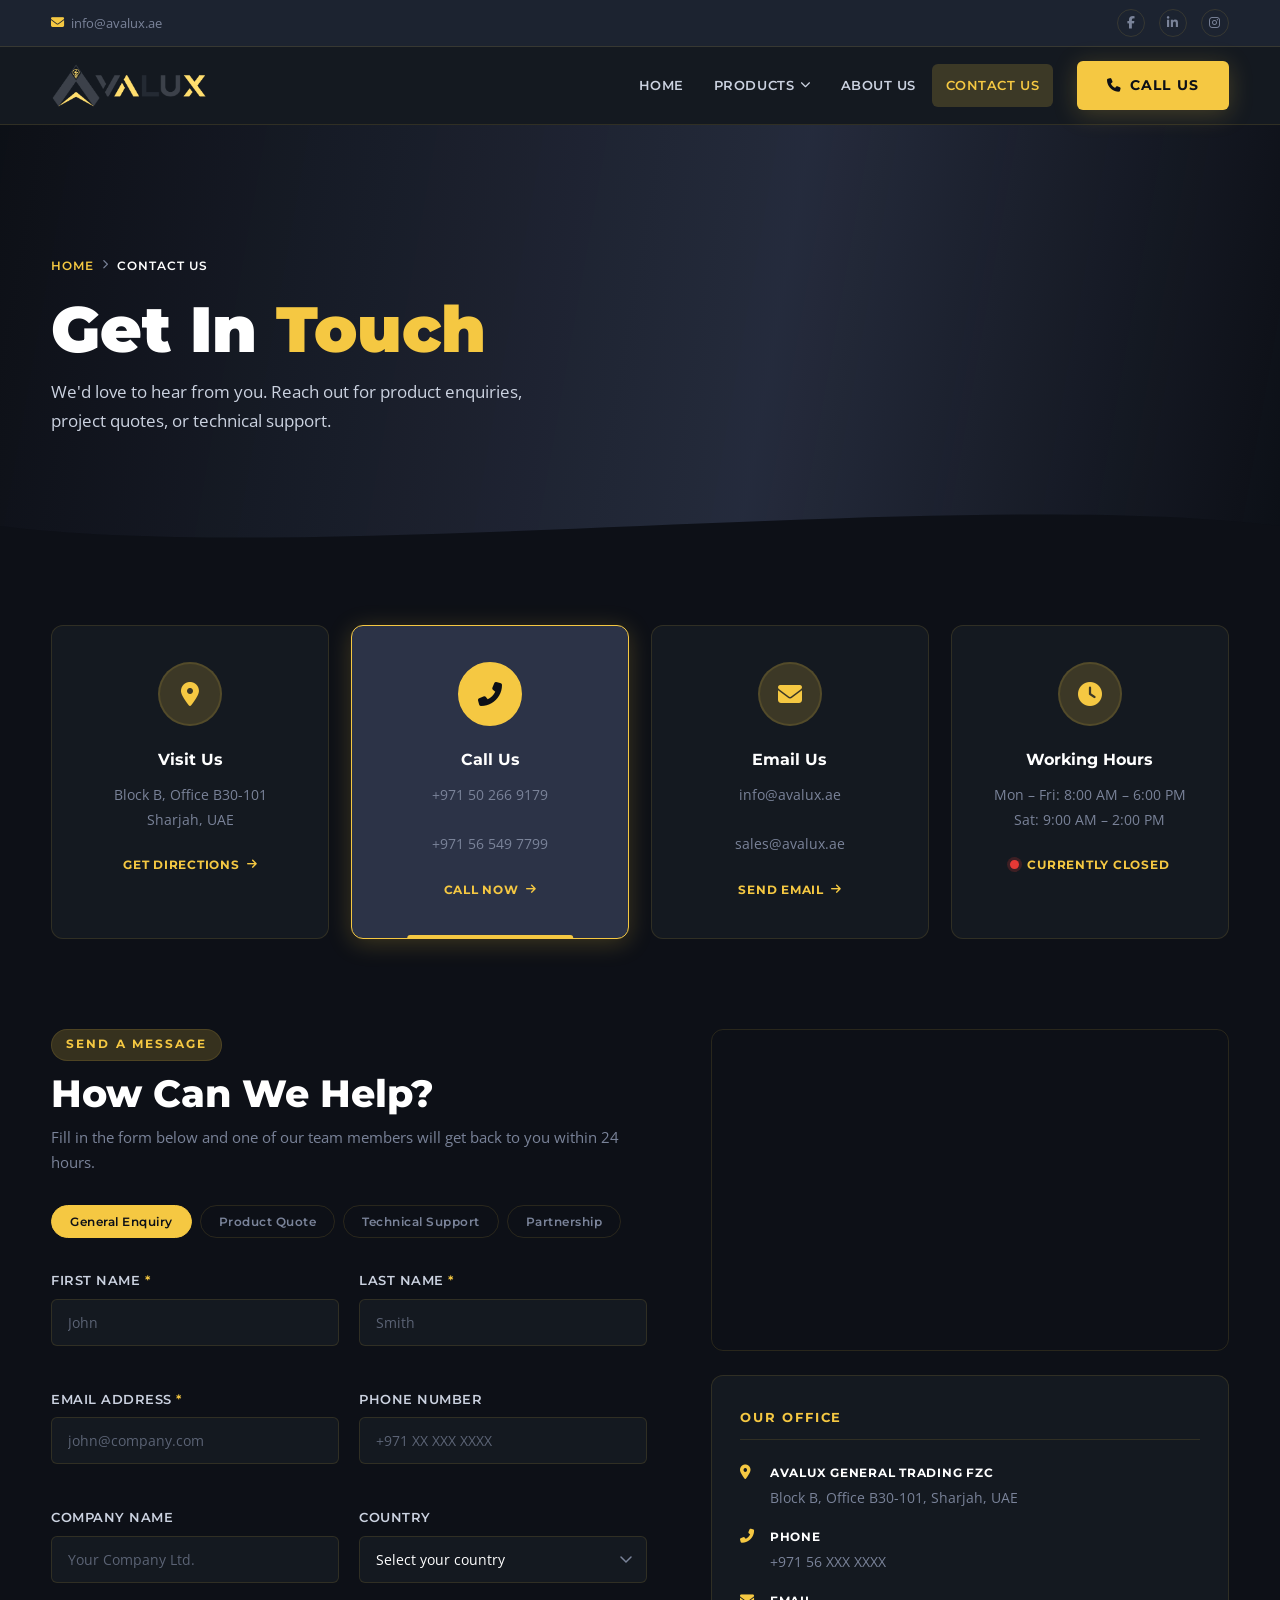
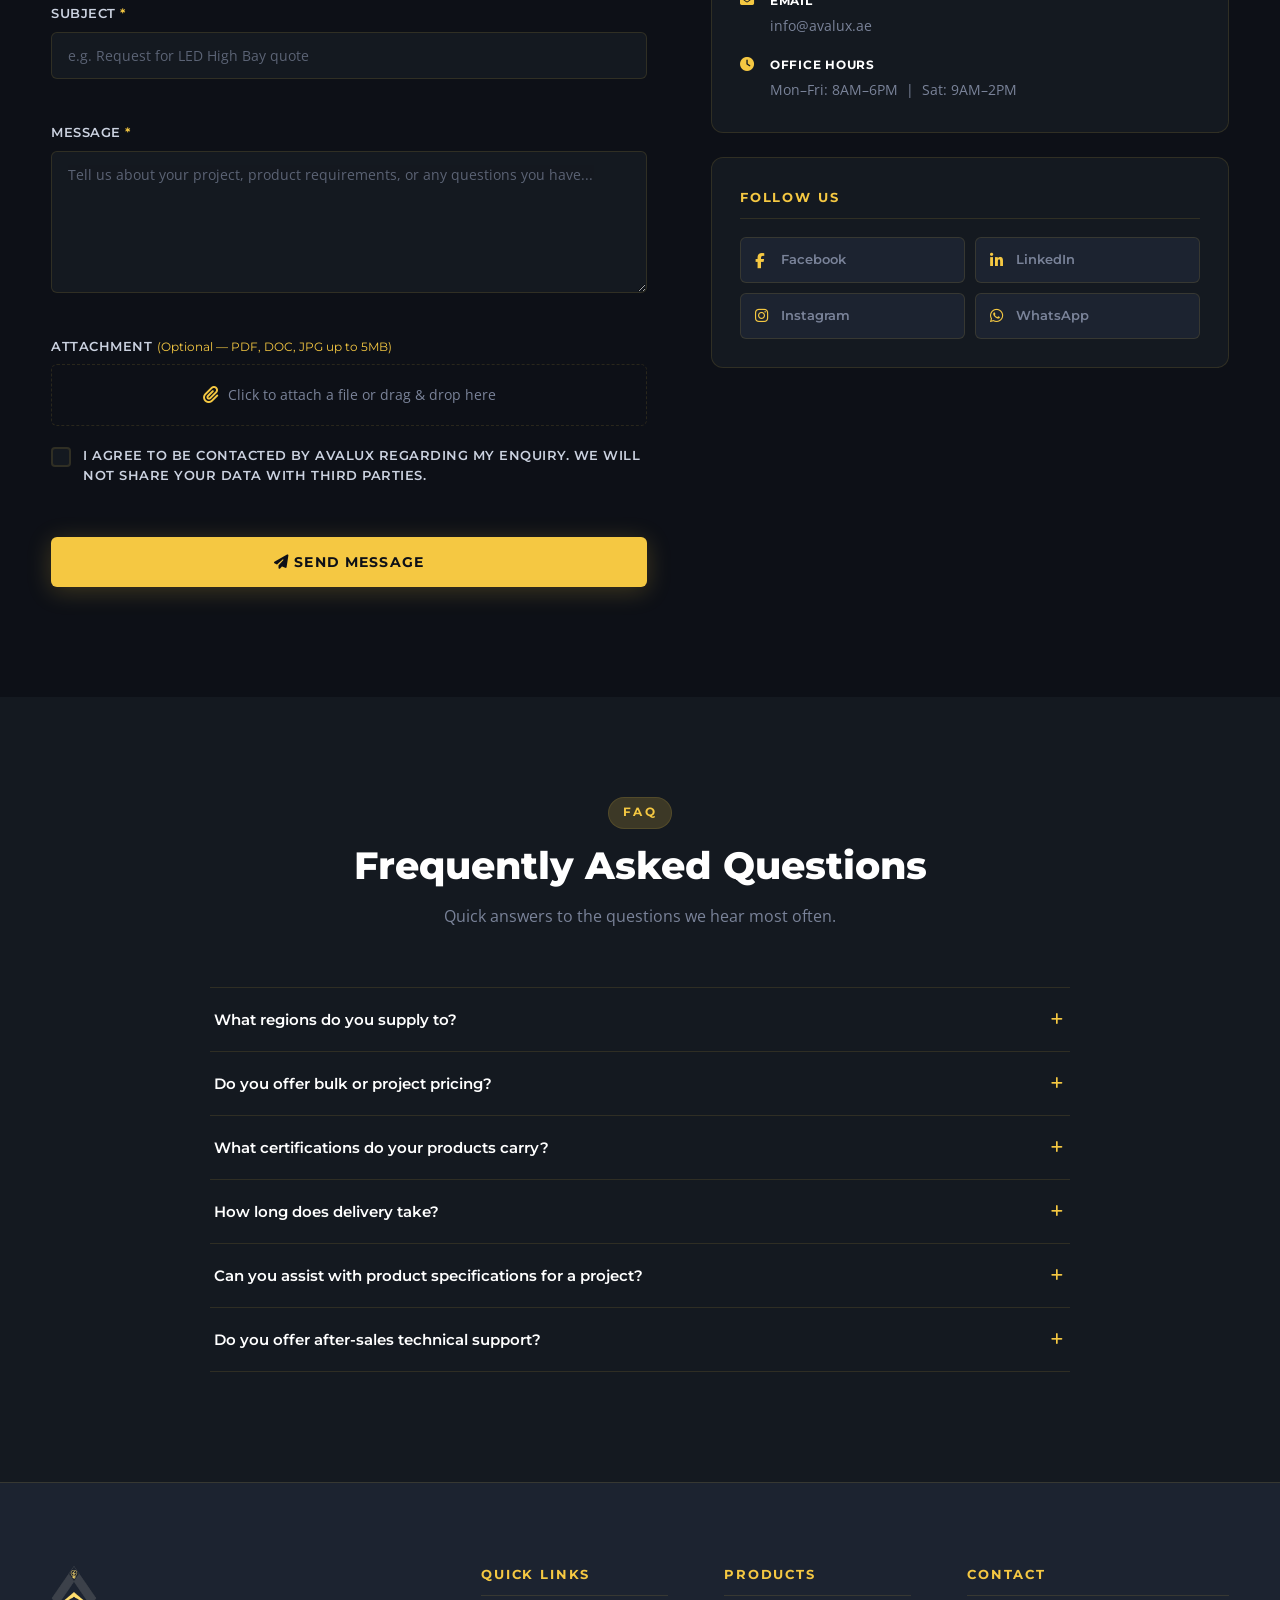
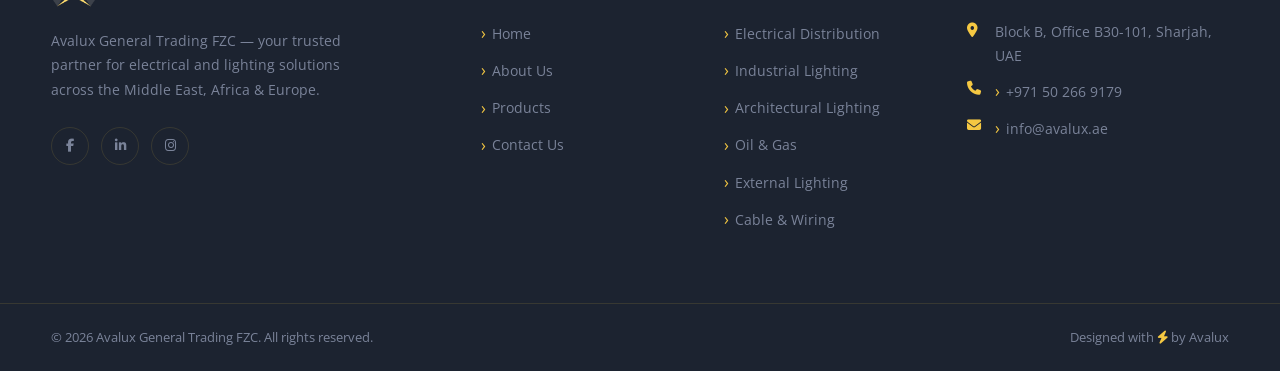
<file: pages/Contact/contact.html>
<!DOCTYPE html>
<html lang="en">
<head>
  <meta charset="UTF-8" />
  <meta name="viewport" content="width=device-width, initial-scale=1.0" />
  <title>Contact Us | Avalux General Trading</title>
  <link rel="stylesheet" href="../Home/home.css" />
  <link rel="stylesheet" href="contact.css" />
  <link rel="preconnect" href="https://fonts.googleapis.com" />
  <link href="https://fonts.googleapis.com/css2?family=Montserrat:wght@400;500;600;700;800;900&family=Open+Sans:wght@400;500;600&display=swap" rel="stylesheet" />
  <link rel="stylesheet" href="https://cdnjs.cloudflare.com/ajax/libs/font-awesome/6.5.0/css/all.min.css" />
</head>
<body>

  <!-- ===== TOP BAR ===== -->
  <div class="topbar">
    <div class="topbar__inner container">
      <a href="mailto:info@avalux.ae" class="topbar__email">
        <i class="fa fa-envelope"></i> info@avalux.ae
      </a>
      <div class="topbar__socials">
        <a href="https://www.facebook.com/share/1XFxRj1jxS/?mibextid=wwXIfr" aria-label="Facebook"><i class="fab fa-facebook-f"></i></a>
        <a href="https://www.linkedin.com/in/avalux-avalux-37b0a3404 " aria-label="LinkedIn"><i class="fab fa-linkedin-in"></i></a>
        <a href="https://www.instagram.com/_avalux_?utm_source=ig_web_button_share_sheet&igsh=ZDNlZDc0MzIxNw==" aria-label="Instagram"><i class="fab fa-instagram"></i></a>
      </div>
    </div>
  </div>

  <!-- ===== HEADER ===== -->
  <header class="header" id="header">
    <div class="header__inner container">
      <a href="../Home/home.html" class="header__logo">
        <img src="../../images/logo-02.png" alt="Avalux Logo" />
      </a>
      <button class="nav__toggle" id="navToggle" aria-label="Toggle menu">
        <span></span><span></span><span></span>
      </button>
      <nav class="nav" id="mainNav">
        <ul class="nav__list">
          <li class="nav__item"><a href="../Home/home.html" class="nav__link">Home</a></li>
          <li class="nav__item nav__item--dropdown">
            <a href="../products/products.html" class="nav__link nav__link--has-arrow">Products <i class="fa fa-chevron-down"></i></a>
            <ul class="dropdown">
              <li class="dropdown__item dropdown__item--has-sub">
                <a href="../products/products.html">Architectural Lighting <i class="fa fa-chevron-right"></i></a>
                <ul class="sub-dropdown">
                  <li><a href="../products/products.html">Adjustable Downlights LED</a></li>
                  <li><a href="../products/products.html">Recessed Adjustable Beam Angle Downlights</a></li>
                  <li><a href="../products/products.html">Trimless Downlight</a></li>
                </ul>
              </li>
              <li class="dropdown__item dropdown__item--has-sub">
                <a href="../products/products.html">Decorative Lighting <i class="fa fa-chevron-right"></i></a>
                <ul class="sub-dropdown">
                  <li><a href="../products/products.html">Nordic Simple</a></li>
                  <li><a href="../products/products.html">Pendant Chandelier</a></li>
                  <li><a href="../products/products.html">Acrylic Lampshade LED Chandelier</a></li>
                </ul>
              </li>
              <li class="dropdown__item dropdown__item--has-sub">
                <a href="../products/products.html">External Lighting <i class="fa fa-chevron-right"></i></a>
                <ul class="sub-dropdown">
                  <li><a href="../products/products.html">Bollards</a></li>
                  <li><a href="../products/products.html">Mini Bollards</a></li>
                </ul>
              </li>
                <li class="dropdown__item dropdown__item--has-sub">
                <a href="../products/products.html">High Mast <i class="fa fa-chevron-right"></i></a>
              </li>
              <li class="dropdown__item dropdown__item--has-sub">
                <a href="../products/products.html">Industrial Lighting <i class="fa fa-chevron-right"></i></a>
                <ul class="sub-dropdown">
                  <li><a href="../products/products.html">Batten Luminaire</a></li>
                  <li><a href="../products/products.html">Floodlight</a></li>
                  <li><a href="../products/products.html">High Bay</a></li>
                </ul>
              </li>
              <li class="dropdown__item dropdown__item--has-sub">
                <a href="../products/products.html">Internal Lighting <i class="fa fa-chevron-right"></i></a>
                <ul class="sub-dropdown">
                  <li><a href="../products/products.html">LED Downlight</a></li>
                  <li><a href="../products/products.html">LED Panel Light</a></li>
                  <li><a href="../products/products.html">Magnetic Track Light</a></li>
                </ul>
              </li>
            </ul>
          </li>
          <li class="nav__item"><a href="../About Us/about.html" class="nav__link">About Us</a></li>
          <li class="nav__item"><a href="contact.html" class="nav__link active">Contact Us</a></li>
        </ul>
        <a href="tel:+97156XXXXXXX" class="btn btn--gold nav__cta">
          <i class="fa fa-phone"></i> Call Us
        </a>
      </nav>
    </div>
  </header>

  <!-- ===== PAGE HERO ===== -->
  <section class="page-hero">
    <div class="page-hero__bg" style="background-image: url('https://images.unsplash.com/photo-1518770660439-4636190af475?w=1600&q=80');"></div>
    <div class="page-hero__overlay"></div>
    <div class="container page-hero__content">
      <p class="page-hero__breadcrumb">
        <a href="../Home/home.html">Home</a>
        <i class="fa fa-chevron-right"></i>
        <span>Contact Us</span>
      </p>
      <h1 class="page-hero__title">Get In <span>Touch</span></h1>
      <p class="page-hero__sub">We'd love to hear from you. Reach out for product enquiries, project quotes, or technical support.</p>
    </div>
    <div class="page-hero__wave">
      <svg viewBox="0 0 1440 60" preserveAspectRatio="none" xmlns="http://www.w3.org/2000/svg">
        <path d="M0,40 C360,80 1080,0 1440,40 L1440,60 L0,60 Z" fill="#0d1017"/>
      </svg>
    </div>
  </section>

  <!-- ===== CONTACT CARDS ROW ===== -->
  <section class="contact-info">
    <div class="container">
      <div class="contact-info__grid">

        <div class="contact-info-card">
          <div class="contact-info-card__icon">
            <i class="fa fa-map-marker-alt"></i>
          </div>
          <h3>Visit Us</h3>
          <p>Block B, Office B30-101<br />Sharjah, UAE</p>
          <a href="https://maps.google.com" target="_blank" class="contact-info-card__link">
            Get Directions <i class="fa fa-arrow-right"></i>
          </a>
        </div>

        <div class="contact-info-card contact-info-card--featured">
          <div class="contact-info-card__icon">
            <i class="fa fa-phone-alt"></i>
          </div>
          <h3>Call Us</h3>
          <p>
            <a href="tel:+971502669179">+971 50 266 9179</a><br />
            <a href="tel:+971565497799">+971 56 549 7799</a>
          </p>
          <a href="tel:+971502669179" class="contact-info-card__link">
            Call Now <i class="fa fa-arrow-right"></i>
          </a>
        </div>

        <div class="contact-info-card">
          <div class="contact-info-card__icon">
            <i class="fa fa-envelope"></i>
          </div>
          <h3>Email Us</h3>
          <p>
            <a href="mailto:info@avalux.ae">info@avalux.ae</a><br />
            <a href="mailto:sales@avalux.ae">sales@avalux.ae</a>
          </p>
          <a href="mailto:info@avalux.ae" class="contact-info-card__link">
            Send Email <i class="fa fa-arrow-right"></i>
          </a>
        </div>

        <div class="contact-info-card">
          <div class="contact-info-card__icon">
            <i class="fa fa-clock"></i>
          </div>
          <h3>Working Hours</h3>
          <p>
            Mon – Fri: 8:00 AM – 6:00 PM<br />
            Sat: 9:00 AM – 2:00 PM
          </p>
          <span class="contact-info-card__link contact-info-card__link--status">
            <span class="status-dot" id="statusDot"></span>
            <span id="statusText">Checking status...</span>
          </span>
        </div>

      </div>
    </div>
  </section>

  <!-- ===== MAIN CONTACT SECTION (Form + Map) ===== -->
  <section class="contact-main">
    <div class="container contact-main__inner">

      <!-- ── Contact Form ── -->
      <div class="contact-form-wrap">
        <span class="section-tag">Send a Message</span>
        <h2 class="section-title">How Can We Help?</h2>
        <p class="contact-form-wrap__sub">Fill in the form below and one of our team members will get back to you within 24 hours.</p>

        <!-- Enquiry type tabs -->
        <div class="enquiry-tabs" id="enquiryTabs">
          <button class="enquiry-tab enquiry-tab--active" data-type="General Enquiry">General Enquiry</button>
          <button class="enquiry-tab" data-type="Product Quote">Product Quote</button>
          <button class="enquiry-tab" data-type="Technical Support">Technical Support</button>
          <button class="enquiry-tab" data-type="Partnership">Partnership</button>
        </div>

        <form class="contact-form" id="contactForm" novalidate>

          <!-- Hidden enquiry type field -->
          <input type="hidden" name="enquiry_type" id="enquiryTypeInput" value="General Enquiry" />

          <div class="form-row">
            <div class="form-group">
              <label for="firstName">First Name <span>*</span></label>
              <input type="text" id="firstName" name="first_name" placeholder="John" required />
              <span class="form-error" id="firstNameError"></span>
            </div>
            <div class="form-group">
              <label for="lastName">Last Name <span>*</span></label>
              <input type="text" id="lastName" name="last_name" placeholder="Smith" required />
              <span class="form-error" id="lastNameError"></span>
            </div>
          </div>

          <div class="form-row">
            <div class="form-group">
              <label for="email">Email Address <span>*</span></label>
              <input type="email" id="email" name="email" placeholder="john@company.com" required />
              <span class="form-error" id="emailError"></span>
            </div>
            <div class="form-group">
              <label for="phone">Phone Number</label>
              <input type="tel" id="phone" name="phone" placeholder="+971 XX XXX XXXX" />
            </div>
          </div>

          <div class="form-row">
            <div class="form-group">
              <label for="company">Company Name</label>
              <input type="text" id="company" name="company" placeholder="Your Company Ltd." />
            </div>
            <div class="form-group">
              <label for="country">Country</label>
              <select id="country" name="country">
                <option value="" disabled selected>Select your country</option>
                <option>United Arab Emirates</option>
                <option>Saudi Arabia</option>
                <option>Qatar</option>
                <option>Kuwait</option>
                <option>Bahrain</option>
                <option>Oman</option>
                <option>Nigeria</option>
                <option>Kenya</option>
                <option>South Africa</option>
                <option>Ghana</option>
                <option>United Kingdom</option>
                <option>Germany</option>
                <option>France</option>
                <option>Other</option>
              </select>
            </div>
          </div>

          <div class="form-group">
            <label for="subject">Subject <span>*</span></label>
            <input type="text" id="subject" name="subject" placeholder="e.g. Request for LED High Bay quote" required />
            <span class="form-error" id="subjectError"></span>
          </div>

          <div class="form-group">
            <label for="message">Message <span>*</span></label>
            <textarea id="message" name="message" rows="6" placeholder="Tell us about your project, product requirements, or any questions you have..." required></textarea>
            <span class="form-error" id="messageError"></span>
          </div>

          <!-- File attachment -->
          <div class="form-group">
            <label for="attachment">Attachment <span class="label-optional">(Optional — PDF, DOC, JPG up to 5MB)</span></label>
            <div class="file-input-wrap" id="fileInputWrap">
              <input type="file" id="attachment" name="attachment" accept=".pdf,.doc,.docx,.jpg,.jpeg,.png" />
              <div class="file-input-ui">
                <i class="fa fa-paperclip"></i>
                <span id="fileLabel">Click to attach a file or drag &amp; drop here</span>
              </div>
            </div>
          </div>

          <div class="form-group form-group--checkbox">
            <label class="checkbox-label">
              <input type="checkbox" id="consent" name="consent" required />
              <span class="checkmark"></span>
              I agree to be contacted by Avalux regarding my enquiry. We will not share your data with third parties.
            </label>
            <span class="form-error" id="consentError"></span>
          </div>

          <button type="submit" class="btn btn--gold form-submit" id="submitBtn">
            <span id="submitLabel"><i class="fa fa-paper-plane"></i> Send Message</span>
            <span id="submitSpinner" style="display:none;"><i class="fa fa-spinner fa-spin"></i> Sending...</span>
          </button>

        </form>

        <!-- Success message (hidden by default) -->
        <div class="form-success" id="formSuccess">
          <div class="form-success__icon"><i class="fa fa-check-circle"></i></div>
          <h3>Message Sent!</h3>
          <p>Thank you for reaching out. A member of the Avalux team will be in touch within 24 hours.</p>
          <button class="btn btn--gold" id="resetFormBtn">Send Another Message</button>
        </div>

      </div>

      <!-- ── Map + Quick Info ── -->
      <div class="contact-aside">

        <!-- Embedded Map -->
        <div class="contact-map">
          <iframe
            src="https://www.google.com/maps/embed?pb=!1m18!1m12!1m3!1d3606.031430340303!2d55.394377073601945!3d25.336726326038466!2m3!1f0!2f0!3f0!3m2!1i1024!2i768!4f13.1!3m3!1m2!1s0x3e5f5bf1f54dc327%3A0x681007540c4c5453!2sHANEEN%20LIGHTING!5e0!3m2!1sen!2sae!4v1775919924605!5m2!1sen!2sae"
            width="100%"
            height="320"
            style="border:0;"
            allowfullscreen=""
            loading="lazy"
            referrerpolicy="no-referrer-when-downgrade"
            title="Avalux Office Location">
          </iframe>
        </div>

        <!-- Quick contact details -->
        <div class="contact-aside__details">
          <h3>Our Office</h3>
          <ul>
            <li>
              <i class="fa fa-map-marker-alt"></i>
              <div>
                <strong>Avalux General Trading FZC</strong>
                <span>Block B, Office B30-101, Sharjah, UAE</span>
              </div>
            </li>
            <li>
              <i class="fa fa-phone-alt"></i>
              <div>
                <strong>Phone</strong>
                <a href="tel:+97156XXXXXXX">+971 56 XXX XXXX</a>
              </div>
            </li>
            <li>
              <i class="fa fa-envelope"></i>
              <div>
                <strong>Email</strong>
                <a href="mailto:info@avalux.ae">info@avalux.ae</a>
              </div>
            </li>
            <li>
              <i class="fa fa-clock"></i>
              <div>
                <strong>Office Hours</strong>
                <span>Mon–Fri: 8AM–6PM &nbsp;|&nbsp; Sat: 9AM–2PM</span>
              </div>
            </li>
          </ul>
        </div>

        <!-- Social Links -->
        <div class="contact-aside__social">
          <h3>Follow Us</h3>
          <div class="social-links">
            <a href="https://www.facebook.com/share/1XFxRj1jxS/?mibextid=wwXIfr" class="social-link">
              <i class="fab fa-facebook-f"></i>
              <span>Facebook</span>
            </a>
            <a href="https://www.linkedin.com/in/avalux-avalux-37b0a3404/?skipRedirect=true" class="social-link">
              <i class="fab fa-linkedin-in"></i>
              <span>LinkedIn</span>
            </a>
            <a href="https://www.instagram.com/_avalux_?igsh=MWMwNzI3ZG11NDVtYg%3D%3D&utm_source=qr" class="social-link">
              <i class="fab fa-instagram"></i>
              <span>Instagram</span>
            </a>
            <a href="https://wa.me/971502669179" class="social-link">
              <i class="fab fa-whatsapp"></i>
              <span>WhatsApp</span>
            </a>
          </div>
        </div>

      </div>

    </div>
  </section>

  <!-- ===== FAQ SECTION ===== -->
  <section class="faq">
    <div class="container">
      <div class="section-header">
        <span class="section-tag">FAQ</span>
        <h2 class="section-title">Frequently Asked Questions</h2>
        <p class="section-desc">Quick answers to the questions we hear most often.</p>
      </div>

      <div class="faq__grid">

        <div class="faq-item" data-faq>
          <button class="faq-item__question" aria-expanded="false">
            <span>What regions do you supply to?</span>
            <i class="fa fa-plus"></i>
          </button>
          <div class="faq-item__answer">
            <p>We supply to clients across the Middle East (UAE, Saudi Arabia, Qatar, Kuwait, Bahrain, Oman), Africa (Nigeria, Kenya, South Africa, Ghana, Tanzania, Egypt), and Europe (UK, Germany, France, Netherlands, and more). Contact us if you're outside these regions — we'll do our best to assist.</p>
          </div>
        </div>

        <div class="faq-item" data-faq>
          <button class="faq-item__question" aria-expanded="false">
            <span>Do you offer bulk or project pricing?</span>
            <i class="fa fa-plus"></i>
          </button>
          <div class="faq-item__answer">
            <p>Yes. We offer competitive bulk pricing and dedicated project pricing for contractors, developers, and procurement teams. Submit a quote request through our contact form with your product list and quantities for a tailored proposal.</p>
          </div>
        </div>

        <div class="faq-item" data-faq>
          <button class="faq-item__question" aria-expanded="false">
            <span>What certifications do your products carry?</span>
            <i class="fa fa-plus"></i>
          </button>
          <div class="faq-item__answer">
            <p>Our products carry internationally recognised certifications including IEC, CE, ATEX (for hazardous-area fixtures), UL, and RoHS compliance. Specific certification details are available on individual product data sheets — contact our technical team for documentation.</p>
          </div>
        </div>

        <div class="faq-item" data-faq>
          <button class="faq-item__question" aria-expanded="false">
            <span>How long does delivery take?</span>
            <i class="fa fa-plus"></i>
          </button>
          <div class="faq-item__answer">
            <p>Delivery timelines depend on the destination and product availability. For stock items, regional deliveries (UAE, GCC) typically take 3–7 working days. International shipments to Africa and Europe are estimated at 10–21 days. Express shipping options are available on request.</p>
          </div>
        </div>

        <div class="faq-item" data-faq>
          <button class="faq-item__question" aria-expanded="false">
            <span>Can you assist with product specifications for a project?</span>
            <i class="fa fa-plus"></i>
          </button>
          <div class="faq-item__answer">
            <p>Absolutely. Our technical team can review your project specifications and recommend the right products to meet performance, safety, and budget requirements. Send us your specifications via the contact form or email sales@avalux.ae.</p>
          </div>
        </div>

        <div class="faq-item" data-faq>
          <button class="faq-item__question" aria-expanded="false">
            <span>Do you offer after-sales technical support?</span>
            <i class="fa fa-plus"></i>
          </button>
          <div class="faq-item__answer">
            <p>Yes. We provide after-sales support including technical documentation, installation guidance, and warranty claims assistance. Reach us at info@avalux.ae or via phone during office hours for any post-purchase support needs.</p>
          </div>
        </div>

      </div>
    </div>
  </section>

  <!-- ===== FOOTER ===== -->
  <footer class="footer">
    <div class="footer__top container">
      <div class="footer__col footer__col--brand">
        <a href="../Home/home.html"><img src="../../images/logo-03.png" alt="Avalux" class="footer__logo" /></a>
        <p>Avalux General Trading FZC — your trusted partner for electrical and lighting solutions across the Middle East, Africa &amp; Europe.</p>
        <div class="footer__socials">
        <a href="https://www.facebook.com/share/1XFxRj1jxS/?mibextid=wwXIfr" aria-label="Facebook"><i class="fab fa-facebook-f"></i></a>
        <a href="https://www.linkedin.com/in/avalux-avalux-37b0a3404 " aria-label="LinkedIn"><i class="fab fa-linkedin-in"></i></a>
        <a href="https://www.instagram.com/_avalux_?utm_source=ig_web_button_share_sheet&igsh=ZDNlZDc0MzIxNw==" aria-label="Instagram"><i class="fab fa-instagram"></i></a>
        </div>
      </div>
      <div class="footer__col">
        <h4>Quick Links</h4>
        <ul>
          <li><a href="../Home/home.html">Home</a></li>
          <li><a href="../About Us/about.html">About Us</a></li>
          <li><a href="../products/products.html">Products</a></li>
          <li><a href="./contact.html">Contact Us</a></li>
        </ul>
      </div>
      <div class="footer__col">
        <h4>Products</h4>
        <ul>
          <li><a href="../products/products.html">Electrical Distribution</a></li>
          <li><a href="../products/products.html">Industrial Lighting</a></li>
          <li><a href="../products/products.html">Architectural Lighting</a></li>
          <li><a href="../products/products.html">Oil &amp; Gas</a></li>
          <li><a href="../products/products.html">External Lighting</a></li>
          <li><a href="../products/products.html">Cable &amp; Wiring</a></li>
        </ul>
      </div>
      <div class="footer__col">
        <h4>Contact</h4>
        <ul class="footer__contact">
          <li><i class="fa fa-map-marker-alt"></i> Block B, Office B30-101, Sharjah, UAE</li>
          <li><i class="fa fa-phone"></i><a href="tel:+971502669179">+971 50 266 9179</a></li>
          <li><i class="fa fa-envelope"></i><a href="mailto:info@avalux.ae">info@avalux.ae</a></li>
        </ul>
      </div>
    </div>
    <div class="footer__bottom">
      <div class="container footer__bottom-inner">
        <p>&copy; 2026 Avalux General Trading FZC. All rights reserved.</p>
        <p>Designed with <i class="fa fa-bolt" style="color: var(--gold);"></i> by Avalux</p>
      </div>
    </div>
  </footer>

  <script src="../Home/home.js"></script>
  <script src="./contact.js"></script>

</body>
</html>
</file>
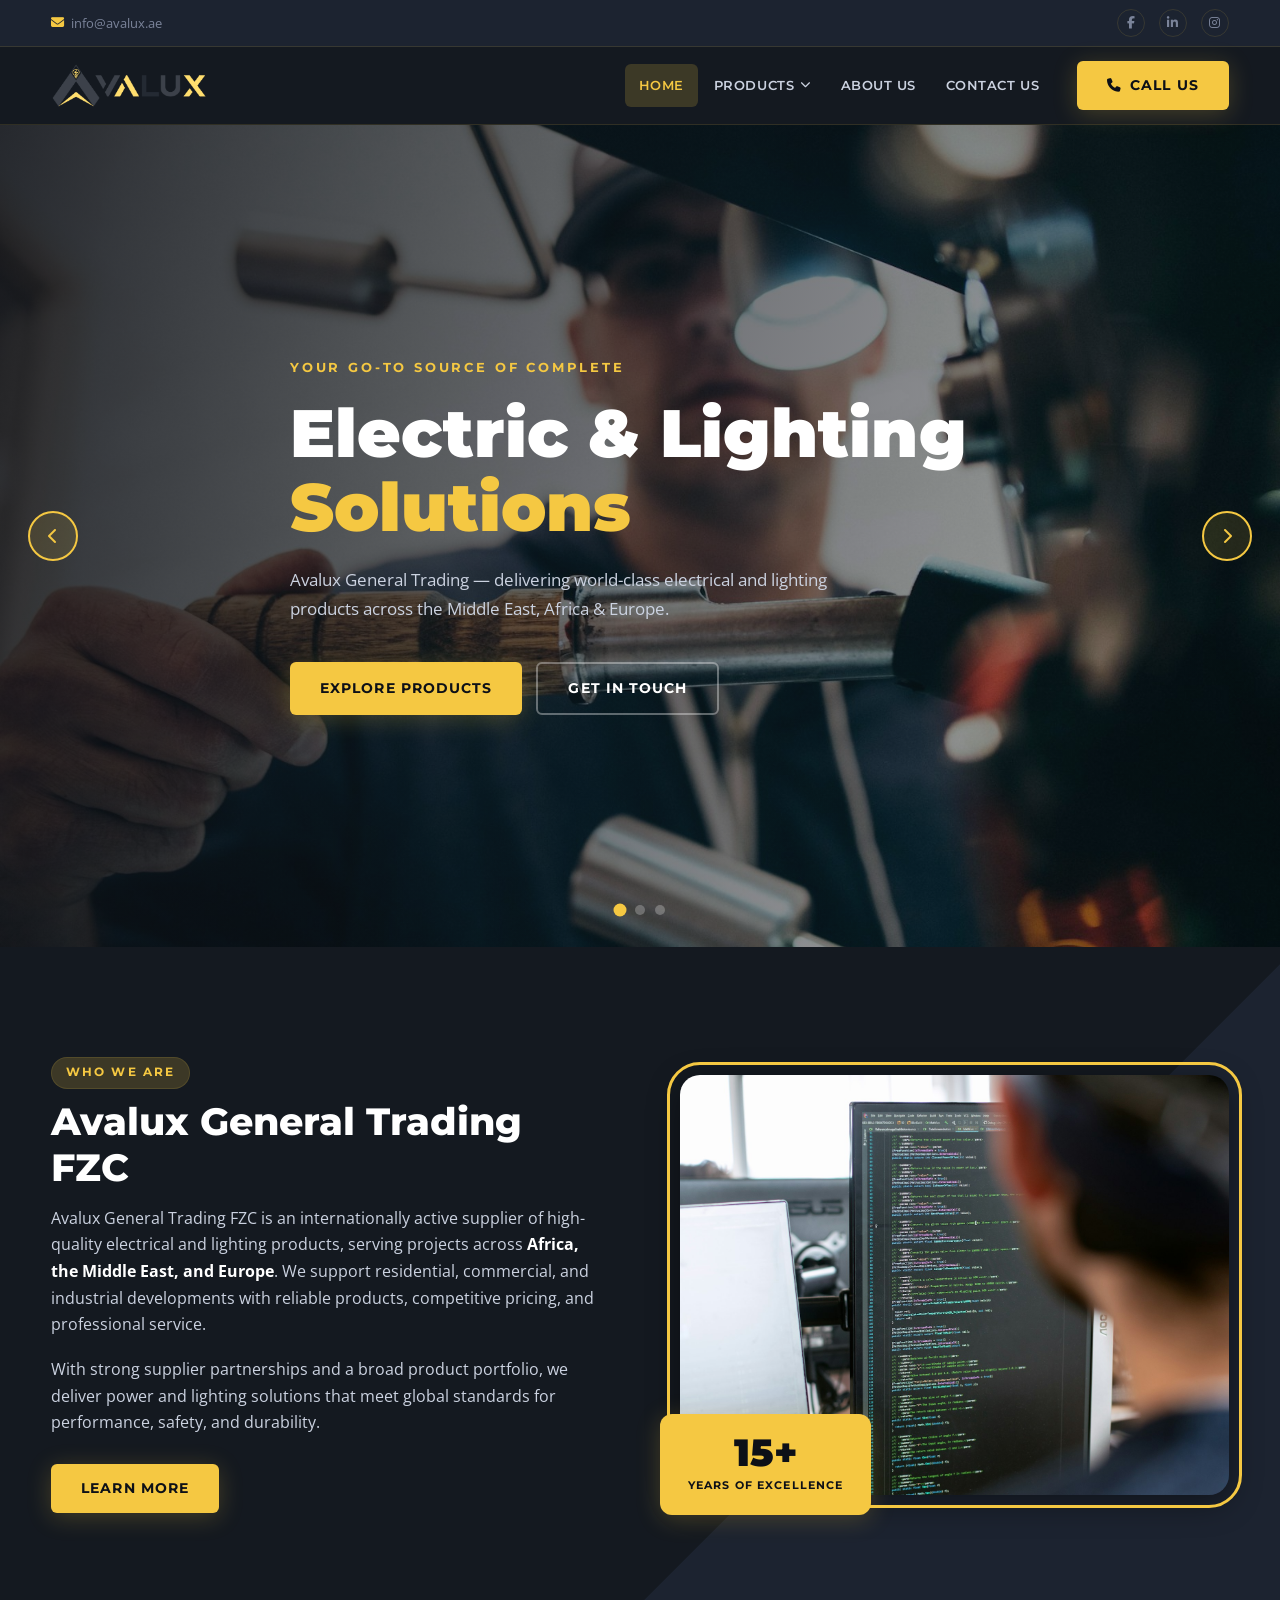
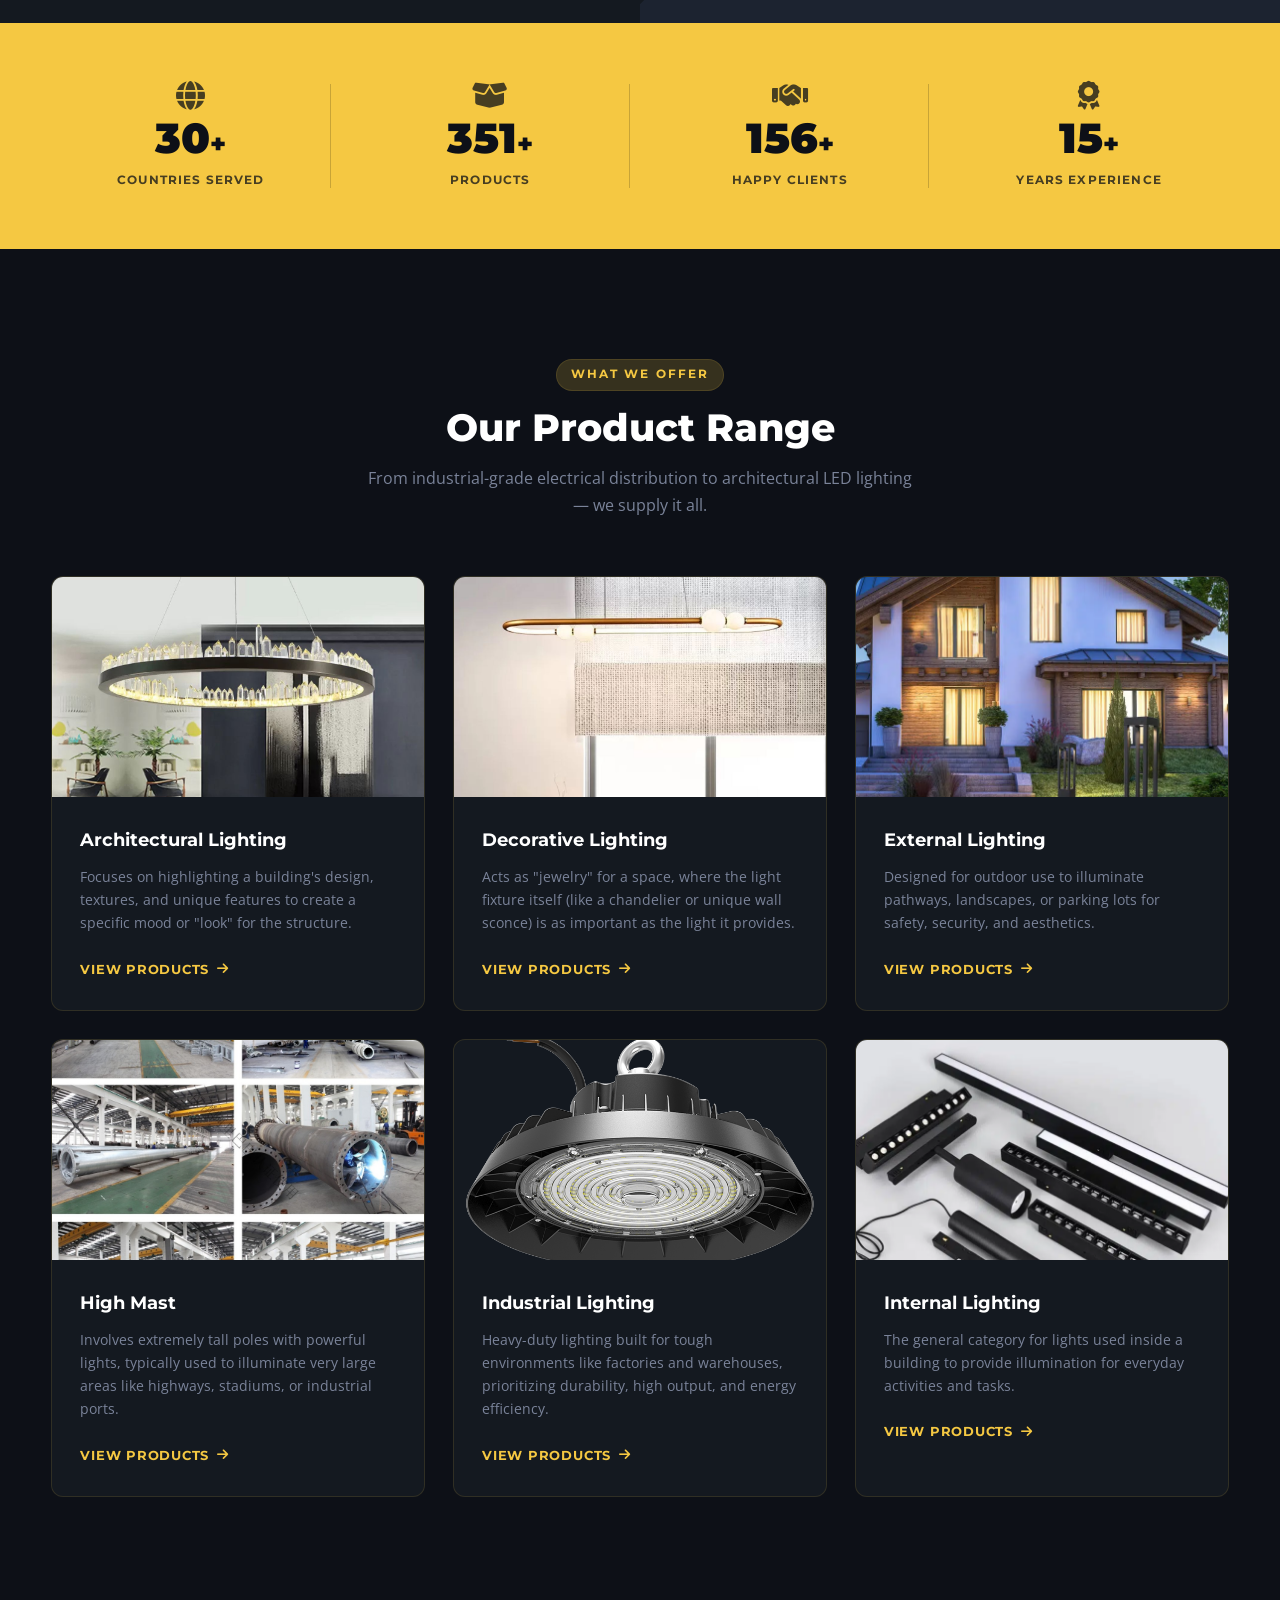
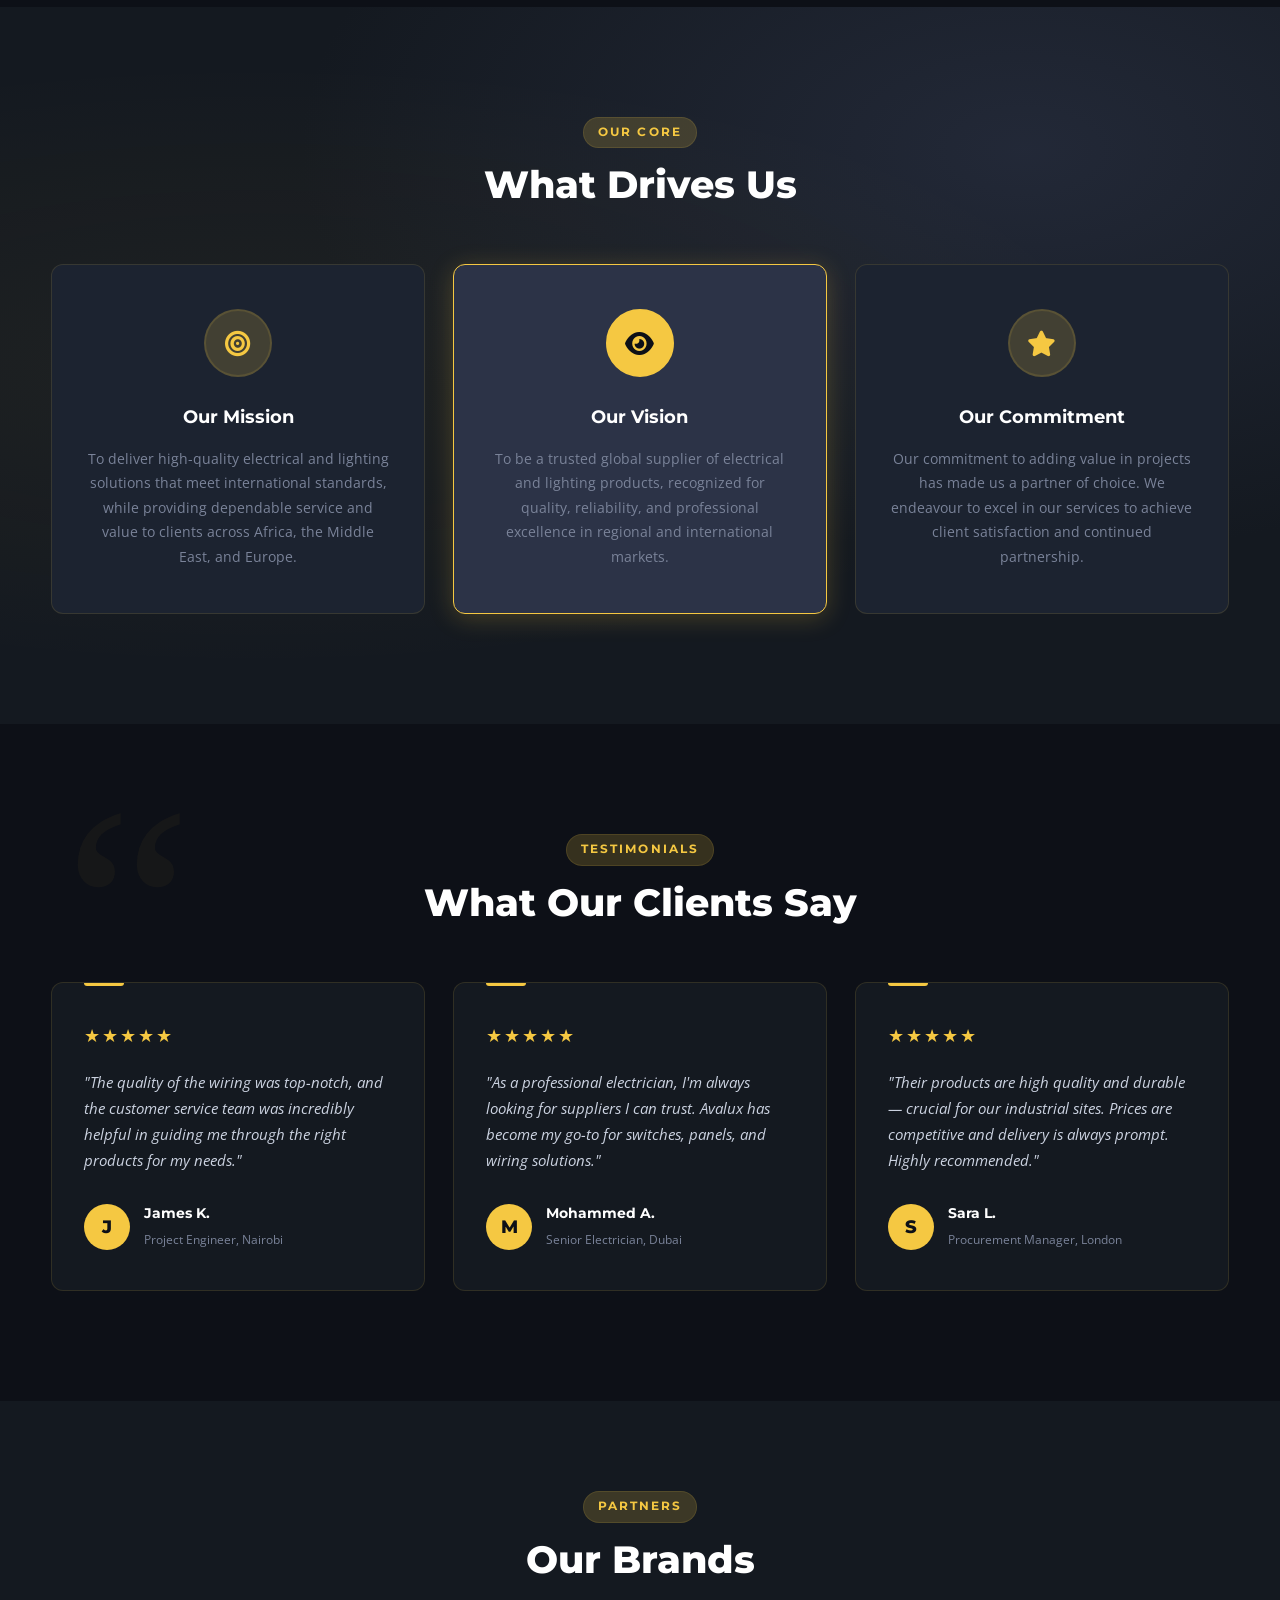
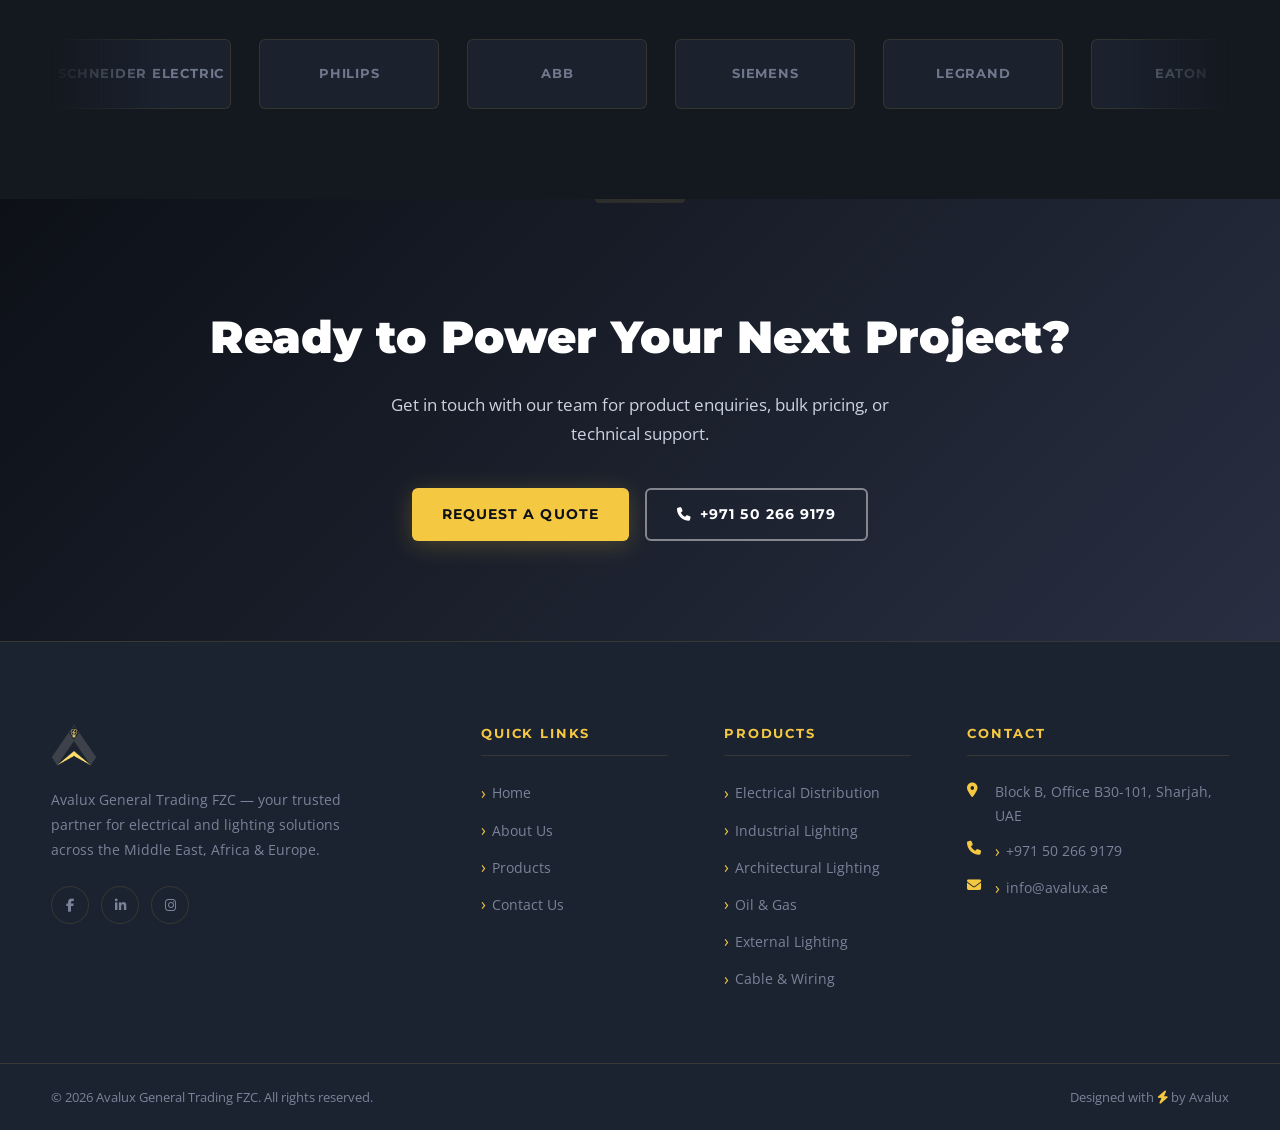
<file: pages/Home/home.html>
<!DOCTYPE html>
<html lang="en">
<head>
  <meta charset="UTF-8" />
  <meta name="viewport" content="width=device-width, initial-scale=1.0" />
  <title>Avalux | Electrical & Lighting Solutions</title>
  <link rel="stylesheet" href="./home.css" />
  <link rel="preconnect" href="https://fonts.googleapis.com" />
  <link href="https://fonts.googleapis.com/css2?family=Montserrat:wght@400;500;600;700;800&family=Open+Sans:wght@400;500;600&display=swap" rel="stylesheet" />
  <!-- Font for icons -->
  <link rel="stylesheet" href="https://cdnjs.cloudflare.com/ajax/libs/font-awesome/6.5.0/css/all.min.css" />
</head>
<body>

  <!-- ===== TOP BAR ===== -->
  <div class="topbar">
    <div class="topbar__inner container">
      <a href="mailto:info@avalux.ae" class="topbar__email">
        <i class="fa fa-envelope"></i> info@avalux.ae
      </a>
      <div class="topbar__socials">
        <a href="https://www.facebook.com/share/1XFxRj1jxS/?mibextid=wwXIfr" aria-label="Facebook"><i class="fab fa-facebook-f"></i></a>
        <a href="https://www.linkedin.com/in/avalux-avalux-37b0a3404 " aria-label="LinkedIn"><i class="fab fa-linkedin-in"></i></a>
        <a href="https://www.instagram.com/_avalux_?utm_source=ig_web_button_share_sheet&igsh=ZDNlZDc0MzIxNw==" aria-label="Instagram"><i class="fab fa-instagram"></i></a>
      </div>
    </div>
  </div>

  <!-- ===== HEADER / NAVBAR ===== -->
  <header class="header" id="header">
    <div class="header__inner container">

      <!-- Logo -->
      <a href="./home.html" class="header__logo">
        <img src="../../images/logo-02.png" alt="Avalux Logo" />
      </a>

      <!-- Hamburger (mobile) -->
      <button class="nav_toggle" id="navToggle" aria-label="Toggle menu">
        <span></span><span></span><span></span>
      </button>

      <!-- Navigation -->
      <nav class="nav" id="mainNav">
        <ul class="nav__list">

          <li class="nav__item"><a href="./home.html" class="nav__link active">Home</a></li>

          <!-- Products Mega Menu -->
          <li class="nav__item nav__item--dropdown">
            <a href="../products/products.html" class="nav__link nav__link--has-arrow">
              Products <i class="fa fa-chevron-down"></i>
            </a>
            <ul class="dropdown">

              <li class="dropdown__item dropdown__item--has-sub">
                <a href="../products/products.html">Architectural Lighting <i class="fa fa-chevron-right"></i></a>
                <ul class="sub-dropdown">
                  <li><a href="../products/products.html">Adjustable Downlights LED</a></li>
                  <li><a href="../products/products.html">Recessed Adjustable Beam Angle Downlights</a></li>
                  <li><a href="../products/products.html">Trimless Downlight</a></li>
                </ul>
              </li>

              <li class="dropdown__item dropdown__item--has-sub">
                <a href="../products/products.html">Decorative Lighting <i class="fa fa-chevron-right"></i></a>
                <ul class="sub-dropdown">
                  <li><a href="../products/products.html">Nordic Simple</a></li>
                  <li><a href="../products/products.html">Pendant Chandelier</a></li>
                  <li><a href="../products/products.html">Acrylic Lampshade LED Chandelier</a></li>
                </ul>
              </li>

              <li class="dropdown__item dropdown__item--has-sub">
                <a href="../products/products.html">External Lighting <i class="fa fa-chevron-right"></i></a>
                <ul class="sub-dropdown">
                  <li><a href="../products/products.html">Bollards</a></li>
                  <li><a href="../products/products.html">Mini Bollards</a></li>
                </ul>
              </li>

              <li class="dropdown__item dropdown__item--has-sub">
                <a href="../products/products.html">High Mast <i class="fa fa-chevron-right"></i></a>
              </li>

              <li class="dropdown__item dropdown__item--has-sub">
                <a href="../products/products.html">Industrial Lighting <i class="fa fa-chevron-right"></i></a>
                <ul class="sub-dropdown">
                  <li><a href="../products/products.html">Batten Luminaire</a></li>
                  <li><a href="../products/products.html">Floodlight</a></li>
                  <li><a href="../products/products.html">High Bay</a></li>
                </ul>
              </li>

              <li class="dropdown__item dropdown__item--has-sub">
                <a href="../products/products.html">Internal Lighting <i class="fa fa-chevron-right"></i></a>
                <ul class="sub-dropdown">
                  <li><a href="../products/products.html">LED Downlight</a></li>
                  <li><a href="../products/products.html">LED Panel Light</a></li>
                  <li><a href="../products/products.html">Magnetic Track Light</a></li>
                </ul>
              </li>

            </ul>
          </li>

          <li class="nav__item"><a href="../About Us/about.html" class="nav__link">About Us</a></li>
          <li class="nav__item"><a href="../Contact/contact.html" class="nav__link">Contact Us</a></li>

        </ul>

        <a href="tel:+971502669179" class="btn btn--gold nav__cta">
          <i class="fa fa-phone"></i> Call Us
        </a>
      </nav>

    </div>
  </header>

  <!-- ===== HERO SLIDER ===== -->
  <section class="hero" id="hero">
    <div class="hero__slides">

      <!-- Slide 1 -->
      <div class="hero__slide hero__slide--active" style="background-image: url('../../images/slider\ image\ 1.jpeg');">
        <div class="hero__overlay"></div>
        <div class="hero__content container">
          <p class="hero__sub">Your Go-To Source of Complete</p>
          <h1 class="hero__title">Electric &amp; Lighting<br /><span>Solutions</span></h1>
          <p class="hero__body">Avalux General Trading — delivering world-class electrical and lighting products across the Middle East, Africa &amp; Europe.</p>
          <div class="hero__actions">
            <a href="../products/products.html" class="btn btn--gold">Explore Products</a>
            <a href="../Contact/contact.html" class="btn btn--outline">Get In Touch</a>
          </div>
        </div>
      </div>

      <!-- Slide 2 -->
      <div class="hero__slide" style="background-image: url('../../images/slider\ image\ 2.jpeg');">
        <div class="hero__overlay"></div>
        <div class="hero__content container">
          <p class="hero__sub">Powering Industries Worldwide</p>
          <h1 class="hero__title">Industrial &amp; Commercial<br /><span>Power Systems</span></h1>
          <p class="hero__body">High-performance electrical distribution, hazardous-area lighting, and energy-efficient solutions for demanding environments.</p>
          <div class="hero__actions">
            <a href="#products" class="btn btn--gold">View Products</a>
            <a href="../About Us/about.html" class="btn btn--outline">About Avalux</a>
          </div>
        </div>
      </div>

      <!-- Slide 3 -->
      <div class="hero__slide" style="background-image: url('../../images/slider\ image\ 3.jpeg');">
        <div class="hero__overlay"></div>
        <div class="hero__content container">
          <p class="hero__sub">Built for Demanding Environments</p>
          <h1 class="hero__title">Oil, Gas &amp; Hazardous<br /><span>Area Lighting</span></h1>
          <p class="hero__body">ATEX-certified and explosion-proof lighting fixtures engineered to perform in the toughest conditions.</p>
          <div class="hero__actions">
            <a href="#products" class="btn btn--gold">Shop Now</a>
            <a href="../Contact/contact.html" class="btn btn--outline">Request a Quote</a>
          </div>
        </div>
      </div>

    </div>

    <!-- Slider Controls -->
    <button class="hero__arrow hero__arrow--prev" id="heroPrev" aria-label="Previous slide">
      <i class="fa fa-chevron-left"></i>
    </button>
    <button class="hero__arrow hero__arrow--next" id="heroNext" aria-label="Next slide">
      <i class="fa fa-chevron-right"></i>
    </button>

    <!-- Slider Dots -->
    <div class="hero__dots">
      <button class="hero__dot hero__dot--active" data-slide="0"></button>
      <button class="hero__dot" data-slide="1"></button>
      <button class="hero__dot" data-slide="2"></button>
    </div>

  </section>

  <!-- ===== ABOUT STRIP ===== -->
  <section class="about-strip">
    <div class="container about-strip__inner">

      <div class="about-strip__text">
        <span class="section-tag">Who We Are</span>
        <h2 class="section-title">Avalux General Trading FZC</h2>
        <p>
          Avalux General Trading FZC is an internationally active supplier of high-quality electrical and lighting products, serving projects across <strong>Africa, the Middle East, and Europe</strong>. We support residential, commercial, and industrial developments with reliable products, competitive pricing, and professional service.
        </p>
        <p>
          With strong supplier partnerships and a broad product portfolio, we deliver power and lighting solutions that meet global standards for performance, safety, and durability.
        </p>
        <a href="../About Us/about.html" class="btn btn--gold">Learn More</a>
      </div>

      <div class="about-strip__image">
        <img src="../../images/about_background.jpeg" alt="Electrical solutions" />
        <div class="about-strip__badge">
          <span class="badge__number">15+</span>
          <span class="badge__label">Years of Excellence</span>
        </div>
      </div>

    </div>
  </section>

  <!-- ===== STATS BAR ===== -->
  <section class="stats-bar">
    <div class="container stats-bar__inner">
      <div class="stat">
        <i class="fa fa-globe"></i>
        <span class="stat__number" data-target="30">0</span><span class="stat__symbol">+</span>
        <span class="stat__label">Countries Served</span>
      </div>
      <div class="stat">
        <i class="fa fa-box-open"></i>
        <span class="stat__number" data-target="500">0</span><span class="stat__symbol">+</span>
        <span class="stat__label">Products</span>
      </div>
      <div class="stat">
        <i class="fa fa-handshake"></i>
        <span class="stat__number" data-target="200">0</span><span class="stat__symbol">+</span>
        <span class="stat__label">Happy Clients</span>
      </div>
      <div class="stat">
        <i class="fa fa-award"></i>
        <span class="stat__number" data-target="15">0</span><span class="stat__symbol">+</span>
        <span class="stat__label">Years Experience</span>
      </div>
    </div>
  </section>

  <!-- ===== PRODUCT CATEGORIES ===== -->
  <section class="products" id="products">
    <div class="container">
      <div class="section-header">
        <span class="section-tag">What We Offer</span>
        <h2 class="section-title">Our Product Range</h2>
        <p class="section-desc">From industrial-grade electrical distribution to architectural LED lighting — we supply it all.</p>
      </div>

      <div class="products__grid">

        <article class="product-card">
          <div class="product-card__img" style="background-image: url('../../images/Pendant_Chandelier.jpg');"></div>
          <div class="product-card__body">
            <h3>Architectural Lighting</h3>
            <p>Focuses on highlighting a building's design, textures, and unique features to create a specific mood or "look" for the structure.</p>
            <a href="../products/products.html" class="product-card__link">View Products <i class="fa fa-arrow-right"></i></a>
          </div>
        </article>

        <article class="product-card">
          <div class="product-card__img" style="background-image: url('../../images/Nordic\ Simple.jpg');"></div>
          <div class="product-card__body">
            <h3>Decorative Lighting</h3>
            <p>Acts as "jewelry" for a space, where the light fixture itself (like a chandelier or unique wall sconce) is as important as the light it provides.</p>
            <a href="../products/products.html" class="product-card__link">View Products <i class="fa fa-arrow-right"></i></a>
          </div>
        </article>

        <article class="product-card">
          <div class="product-card__img" style="background-image: url('../../images/Bollard.webp');"></div>
          <div class="product-card__body">
            <h3>External Lighting</h3>
            <p>Designed for outdoor use to illuminate pathways, landscapes, or parking lots for safety, security, and aesthetics.</p>
            <a href="../products/products.html  " class="product-card__link">View Products <i class="fa fa-arrow-right"></i></a>
          </div>
        </article>

        <article class="product-card">
          <div class="product-card__img" style="background-image: url('../../images/High_Mast.jpg');"></div>
          <div class="product-card__body">
            <h3>High Mast</h3>
            <p>Involves extremely tall poles with powerful lights, typically used to illuminate very large areas like highways, stadiums, or industrial ports.</p>
            <a href="../products/products.html" class="product-card__link">View Products <i class="fa fa-arrow-right"></i></a>
          </div>
        </article>

        <article class="product-card">
          <div class="product-card__img" style="background-image: url('../../images/High_Bay.png');"></div>
          <div class="product-card__body">
            <h3>Industrial Lighting</h3>
            <p>Heavy-duty lighting built for tough environments like factories and warehouses, prioritizing durability, high output, and energy efficiency.</p>
            <a href="../products/products.html" class="product-card__link">View Products <i class="fa fa-arrow-right"></i></a>
          </div>
        </article>

        <article class="product-card">
          <div class="product-card__img" style="background-image: url('../../images/Magnetic_Track_Light.webp');"></div>
          <div class="product-card__body">
            <h3>Internal Lighting</h3>
            <p>The general category for lights used inside a building to provide illumination for everyday activities and tasks.</p>
            <a href="../products/products.html" class="product-card__link">View Products <i class="fa fa-arrow-right"></i></a>
          </div>
        </article>

      </div>
    </div>
  </section>

  <!-- ===== MISSION / VISION / COMMITMENT ===== -->
  <section class="values">
    <div class="container">
      <div class="section-header">
        <span class="section-tag">Our Core</span>
        <h2 class="section-title">What Drives Us</h2>
      </div>

      <div class="values__grid">

        <div class="value-card">
          <div class="value-card__icon">
            <i class="fa fa-bullseye"></i>
          </div>
          <h3>Our Mission</h3>
          <p>To deliver high-quality electrical and lighting solutions that meet international standards, while providing dependable service and value to clients across Africa, the Middle East, and Europe.</p>
        </div>

        <div class="value-card value-card--featured">
          <div class="value-card__icon">
            <i class="fa fa-eye"></i>
          </div>
          <h3>Our Vision</h3>
          <p>To be a trusted global supplier of electrical and lighting products, recognized for quality, reliability, and professional excellence in regional and international markets.</p>
        </div>

        <div class="value-card">
          <div class="value-card__icon">
            <i class="fa fa-star"></i>
          </div>
          <h3>Our Commitment</h3>
          <p>Our commitment to adding value in projects has made us a partner of choice. We endeavour to excel in our services to achieve client satisfaction and continued partnership.</p>
        </div>

      </div>
    </div>
  </section>

  <!-- ===== TESTIMONIALS ===== -->
  <section class="testimonials">
    <div class="container">
      <div class="section-header">
        <span class="section-tag">Testimonials</span>
        <h2 class="section-title">What Our Clients Say</h2>
      </div>

      <div class="testimonials__grid">

        <div class="testimonial-card">
          <div class="testimonial-card__stars">&#9733;&#9733;&#9733;&#9733;&#9733;</div>
          <p>"The quality of the wiring was top-notch, and the customer service team was incredibly helpful in guiding me through the right products for my needs."</p>
          <div class="testimonial-card__author">
            <div class="testimonial-card__avatar">J</div>
            <div>
              <strong>James K.</strong>
              <span>Project Engineer, Nairobi</span>
            </div>
          </div>
        </div>

        <div class="testimonial-card">
          <div class="testimonial-card__stars">&#9733;&#9733;&#9733;&#9733;&#9733;</div>
          <p>"As a professional electrician, I'm always looking for suppliers I can trust. Avalux has become my go-to for switches, panels, and wiring solutions."</p>
          <div class="testimonial-card__author">
            <div class="testimonial-card__avatar">M</div>
            <div>
              <strong>Mohammed A.</strong>
              <span>Senior Electrician, Dubai</span>
            </div>
          </div>
        </div>

        <div class="testimonial-card">
          <div class="testimonial-card__stars">&#9733;&#9733;&#9733;&#9733;&#9733;</div>
          <p>"Their products are high quality and durable — crucial for our industrial sites. Prices are competitive and delivery is always prompt. Highly recommended."</p>
          <div class="testimonial-card__author">
            <div class="testimonial-card__avatar">S</div>
            <div>
              <strong>Sara L.</strong>
              <span>Procurement Manager, London</span>
            </div>
          </div>
        </div>

      </div>
    </div>
  </section>

  <!-- ===== BRANDS ===== -->
  <section class="brands">
    <div class="container">
      <div class="section-header">
        <span class="section-tag">Partners</span>
        <h2 class="section-title">Our Brands</h2>
      </div>

      <div class="brands__track-wrapper">
        <div class="brands__track" id="brandsTrack">
          <!-- Brand logos (placeholder text badges — replace with real logo <img> tags) -->
          <div class="brand-logo">Schneider Electric</div>
          <div class="brand-logo">Philips</div>
          <div class="brand-logo">ABB</div>
          <div class="brand-logo">Siemens</div>
          <div class="brand-logo">Legrand</div>
          <div class="brand-logo">Eaton</div>
          <div class="brand-logo">Osram</div>
          <div class="brand-logo">Hager</div>
          <!-- Duplicated for infinite scroll -->
          <div class="brand-logo">Schneider Electric</div>
          <div class="brand-logo">Philips</div>
          <div class="brand-logo">ABB</div>
          <div class="brand-logo">Siemens</div>
          <div class="brand-logo">Legrand</div>
          <div class="brand-logo">Eaton</div>
          <div class="brand-logo">Osram</div>
          <div class="brand-logo">Hager</div>
        </div>
      </div>

    </div>
  </section>

  <!-- ===== CTA BANNER ===== -->
  <section class="cta-banner">
    <div class="cta-banner__overlay"></div>
    <div class="container cta-banner__content">
      <h2>Ready to Power Your Next Project?</h2>
      <p>Get in touch with our team for product enquiries, bulk pricing, or technical support.</p>
      <div class="cta-banner__actions">
        <a href="../Contact/contact.html" class="btn btn--gold">Request a Quote</a>
        <a href="tel:+971502669179" class="btn btn--outline-light">
          <i class="fa fa-phone"></i> +971 50 266 9179
        </a>
      </div>
    </div>
  </section>

  <!-- ===== FOOTER ===== -->
  <footer class="footer">
    <div class="footer__top container">

      <div class="footer__col footer__col--brand">
        <a href="./home.html">
          <img src="../../images/logo-03.png" alt="Avalux" class="footer__logo" />
        </a>
        <p>Avalux General Trading FZC — your trusted partner for electrical and lighting solutions across the Middle East, Africa &amp; Europe.</p>
        <div class="footer__socials">
        <a href="https://www.facebook.com/share/1XFxRj1jxS/?mibextid=wwXIfr" aria-label="Facebook"><i class="fab fa-facebook-f"></i></a>
        <a href="https://www.linkedin.com/in/avalux-avalux-37b0a3404 " aria-label="LinkedIn"><i class="fab fa-linkedin-in"></i></a>
        <a href="https://www.instagram.com/_avalux_?utm_source=ig_web_button_share_sheet&igsh=ZDNlZDc0MzIxNw==" aria-label="Instagram"><i class="fab fa-instagram"></i></a>
        </div>
      </div>

      <div class="footer__col">
        <h4>Quick Links</h4>
        <ul>
          <li><a href="../Home/home.html">Home</a></li>
          <li><a href="../About Us/about.html">About Us</a></li>
          <li><a href="../products/products.html">Products</a></li>
          <li><a href="../Contact/contact.html">Contact Us</a></li>
        </ul>
      </div>

      <div class="footer__col">
        <h4>Products</h4>
        <ul>
          <li><a href="../products/products.html">Electrical Distribution</a></li>
          <li><a href="../products/products.html">Industrial Lighting</a></li>
          <li><a href="../products/products.html">Architectural Lighting</a></li>
          <li><a href="../products/products.html">Oil &amp; Gas</a></li>
          <li><a href="../products/products.html">External Lighting</a></li>
          <li><a href="../products/products.html">Cable &amp; Wiring</a></li>
        </ul>
      </div>

      <div class="footer__col">
        <h4>Contact</h4>
        <ul class="footer__contact">
          <li>
            <i class="fa fa-map-marker-alt"></i>
            Block B, Office B30-101, Sharjah, UAE
          </li>
          <li>
            <i class="fa fa-phone"></i>
            <a href="tel:+971502669179">+971 50 266 9179</a>
          </li>
          <li>
            <i class="fa fa-envelope"></i>
            <a href="mailto:info@avalux.ae">info@avalux.ae</a>
          </li>
        </ul>
      </div>

    </div>

    <div class="footer__bottom">
      <div class="container footer__bottom-inner">
        <p>&copy; 2026 Avalux General Trading FZC. All rights reserved.</p>
        <p>Designed with <i class="fa fa-bolt" style="color: var(--gold);"></i> by Avalux</p>
      </div>
    </div>
  </footer>

  <script src="./home.js"></script>
</body>
</html>
</file>
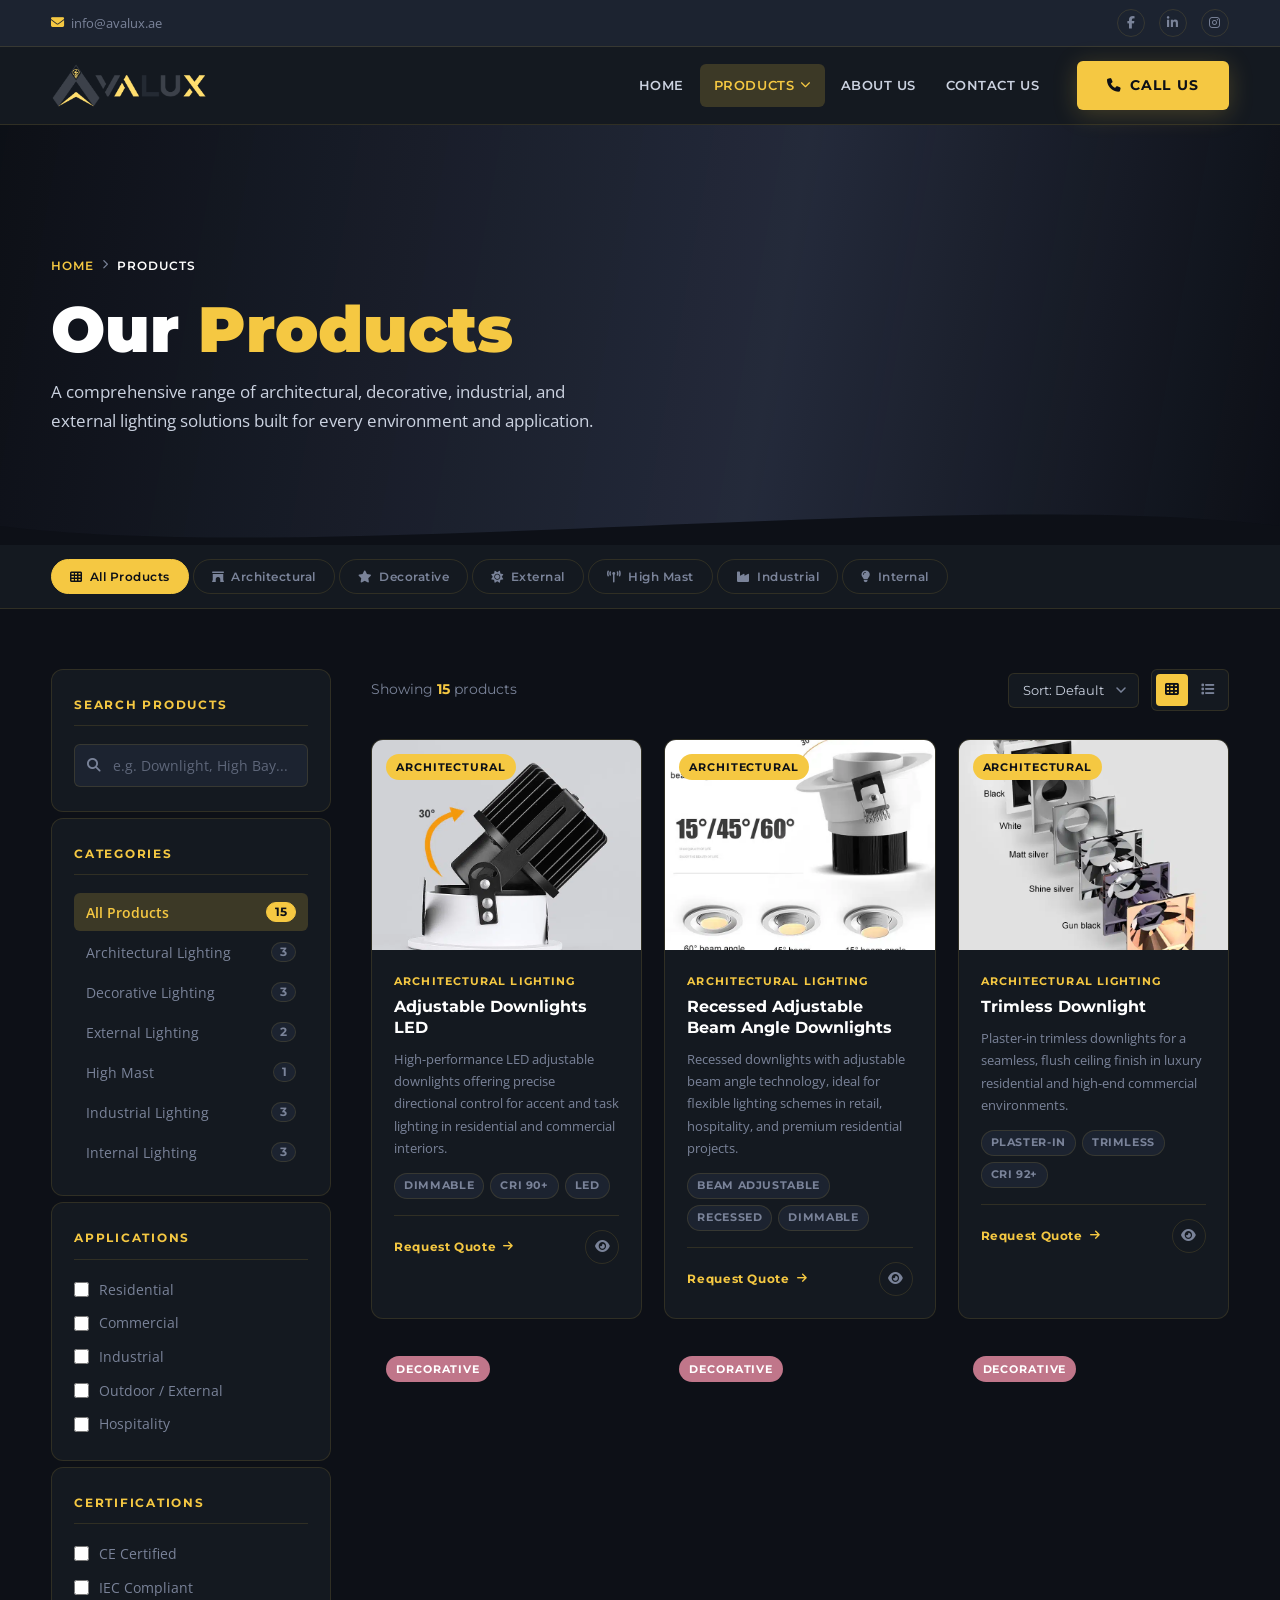
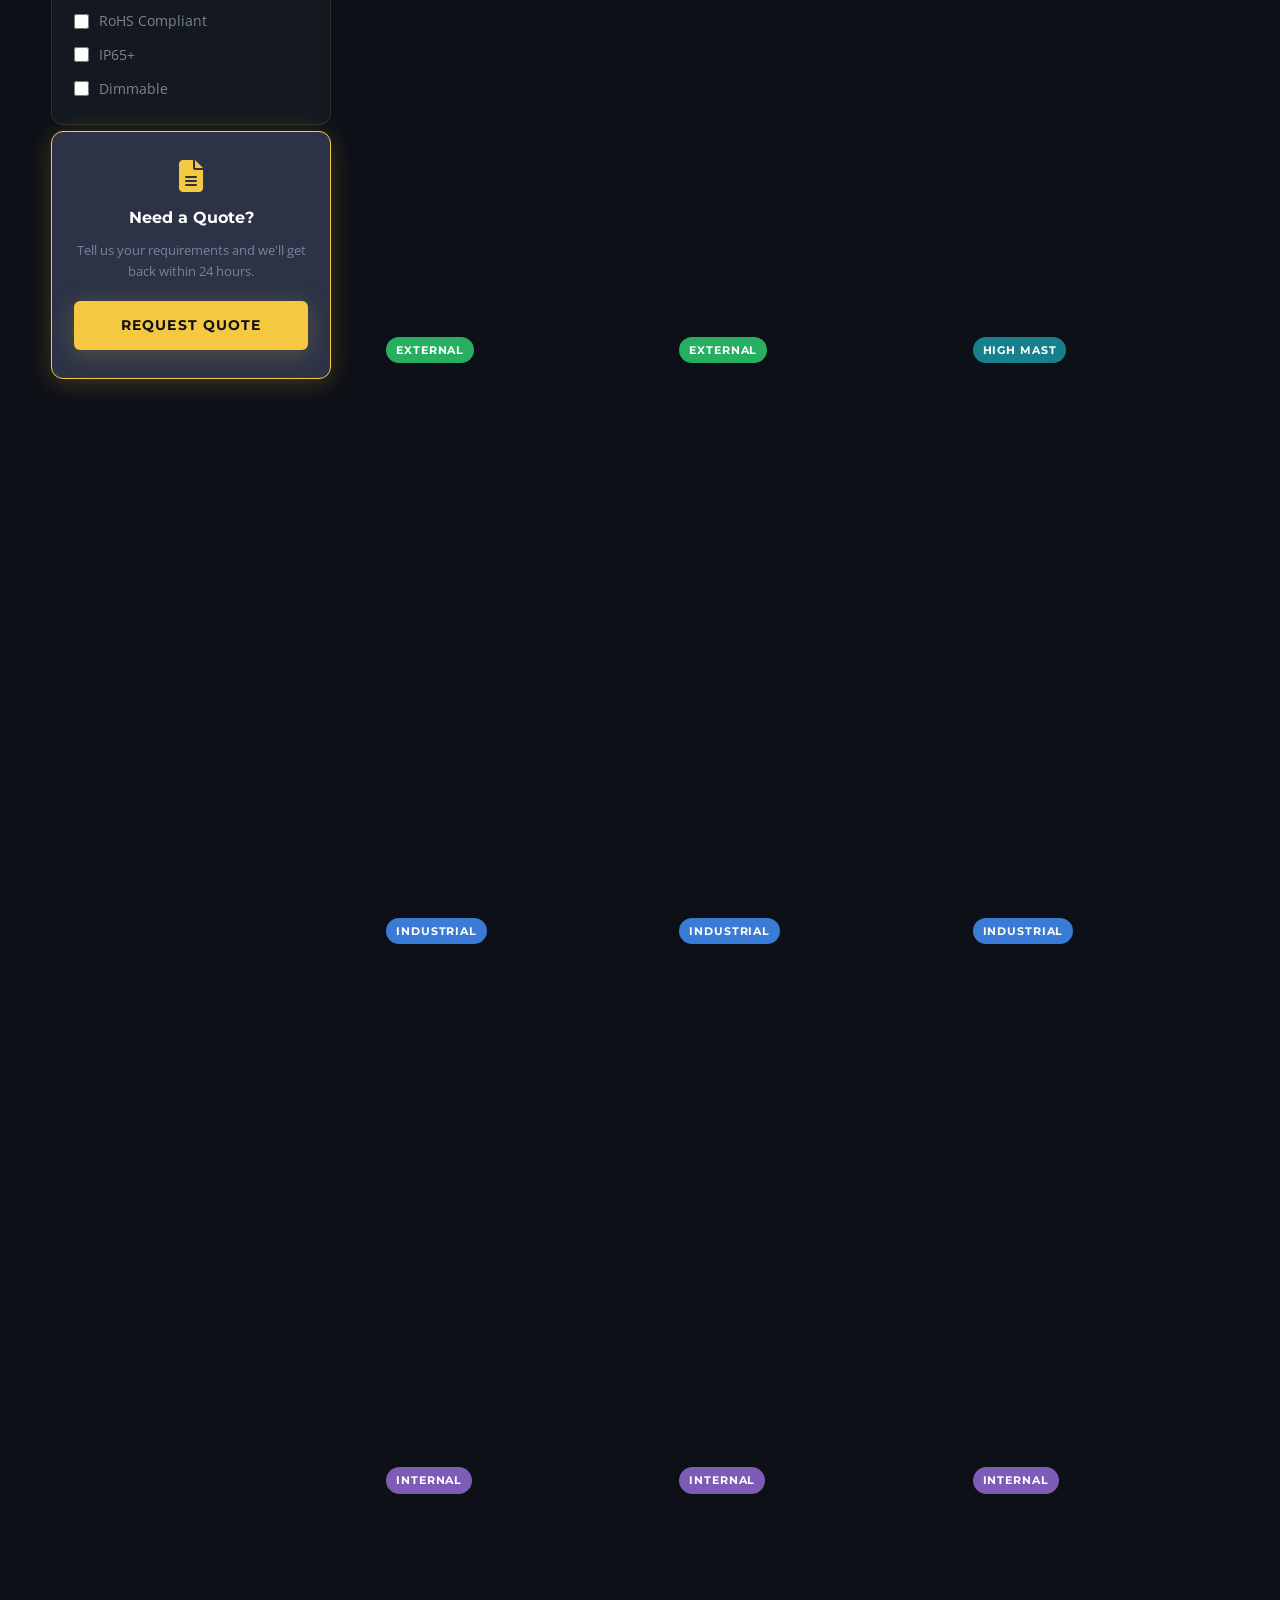
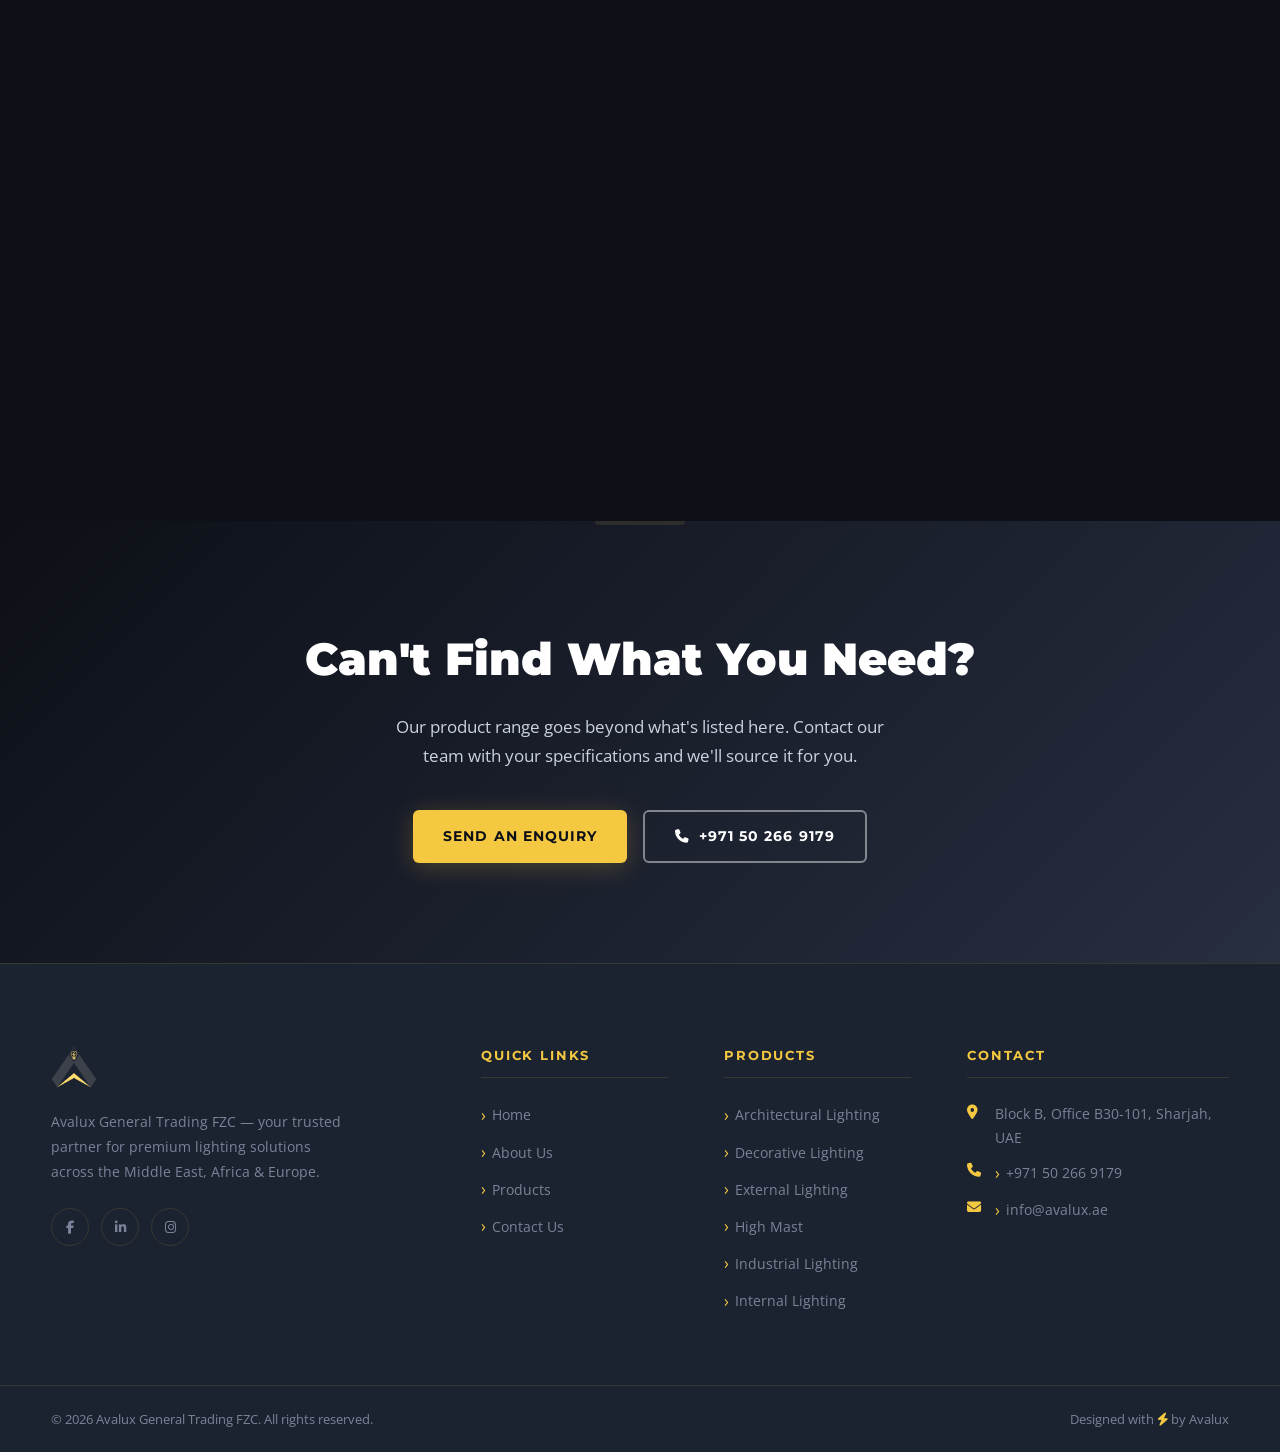
<file: pages/products/products.html>
<!DOCTYPE html>
<html lang="en">
<head>
  <meta charset="UTF-8" />
  <meta name="viewport" content="width=device-width, initial-scale=1.0" />
  <title>Products | Avalux General Trading</title>
  <link rel="stylesheet" href="../Home/home.css" />
  <link rel="stylesheet" href="./products.css" />
  <link rel="preconnect" href="https://fonts.googleapis.com" />
  <link href="https://fonts.googleapis.com/css2?family=Montserrat:wght@400;500;600;700;800;900&family=Open+Sans:wght@400;500;600&display=swap" rel="stylesheet" />
  <link rel="stylesheet" href="https://cdnjs.cloudflare.com/ajax/libs/font-awesome/6.5.0/css/all.min.css" />
</head>
<body>

  <!-- ===== TOP BAR ===== -->
  <div class="topbar">
    <div class="topbar__inner container">
      <a href="mailto:info@avalux.ae" class="topbar__email">
        <i class="fa fa-envelope"></i> info@avalux.ae
      </a>
      <div class="topbar__socials">
        <a href="https://www.facebook.com/share/1XFxRj1jxS/?mibextid=wwXIfr" aria-label="Facebook"><i class="fab fa-facebook-f"></i></a>
        <a href="https://www.linkedin.com/in/avalux-avalux-37b0a3404 " aria-label="LinkedIn"><i class="fab fa-linkedin-in"></i></a>
        <a href="https://www.instagram.com/_avalux_?utm_source=ig_web_button_share_sheet&igsh=ZDNlZDc0MzIxNw==" aria-label="Instagram"><i class="fab fa-instagram"></i></a>
      </div>
    </div>
  </div>

  <!-- ===== HEADER ===== -->
  <header class="header" id="header">
    <div class="header__inner container">
      <a href="../Home/home.html" class="header__logo">
        <img src="../../images/logo-02.png" alt="Avalux Logo" />
      </a>
      <button class="nav__toggle" id="navToggle" aria-label="Toggle menu">
        <span></span><span></span><span></span>
      </button>
      <nav class="nav" id="mainNav">
        <ul class="nav__list">
          <li class="nav__item"><a href="../Home/home.html" class="nav__link">Home</a></li>
          <li class="nav__item nav__item--dropdown">
            <a href="#" class="nav__link nav__link--has-arrow active">Products <i class="fa fa-chevron-down"></i></a>
            <ul class="dropdown">
              <li class="dropdown__item dropdown__item--has-sub">
                <a href="#">Architectural Lighting <i class="fa fa-chevron-right"></i></a>
                <ul class="sub-dropdown">
                  <li><a href="#">Adjustable Downlights LED</a></li>
                  <li><a href="#">Recessed Adjustable Beam Angle Downlights</a></li>
                  <li><a href="#">Trimless Downlight</a></li>
                </ul>
              </li>
              <li class="dropdown__item dropdown__item--has-sub">
                <a href="#">Decorative Lighting <i class="fa fa-chevron-right"></i></a>
                <ul class="sub-dropdown">
                  <li><a href="#">Nordic Simple</a></li>
                  <li><a href="#">Pendant Picture</a></li>
                  <li><a href="#">PMMA Acrylic Lampshade LED Chandelier</a></li>
                </ul>
              </li>
              <li class="dropdown__item dropdown__item--has-sub">
                <a href="#">External Lighting <i class="fa fa-chevron-right"></i></a>
                <ul class="sub-dropdown">
                  <li><a href="#">Bollards</a></li>
                  <li><a href="#">Mini Bollards</a></li>
                </ul>
              </li>
              <li class="dropdown__item">
                <a href="#">High Mast</a>
              </li>
              <li class="dropdown__item dropdown__item--has-sub">
                <a href="#">Industrial Lighting <i class="fa fa-chevron-right"></i></a>
                <ul class="sub-dropdown">
                  <li><a href="#">Batten Luminaire</a></li>
                  <li><a href="#">Floodlight</a></li>
                  <li><a href="#">High Bay</a></li>
                </ul>
              </li>
              <li class="dropdown__item dropdown__item--has-sub">
                <a href="#">Internal Lighting <i class="fa fa-chevron-right"></i></a>
                <ul class="sub-dropdown">
                  <li><a href="#">LED Downlight</a></li>
                  <li><a href="#">LED Panel Light</a></li>
                  <li><a href="#">Magnetic Track Light</a></li>
                </ul>
              </li>
            </ul>
          </li>
          <li class="nav__item"><a href="../About Us/about.html" class="nav__link">About Us</a></li>
          <li class="nav__item"><a href="../Contact/contact.html" class="nav__link">Contact Us</a></li>
        </ul>
        <a href="tel:+971502669179" class="btn btn--gold nav__cta">
          <i class="fa fa-phone"></i> Call Us
        </a>
      </nav>
    </div>
  </header>

  <!-- ===== PAGE HERO ===== -->
  <section class="page-hero">
    <div class="page-hero__bg" style="background-image: url('#');"></div>
    <div class="page-hero__overlay"></div>
    <div class="container page-hero__content">
      <p class="page-hero__breadcrumb">
        <a href="../Home/home.html">Home</a>
        <i class="fa fa-chevron-right"></i>
        <span>Products</span>
      </p>
      <h1 class="page-hero__title">Our <span>Products</span></h1>
      <p class="page-hero__sub">A comprehensive range of architectural, decorative, industrial, and external lighting solutions built for every environment and application.</p>
    </div>
    <div class="page-hero__wave">
      <svg viewBox="0 0 1440 60" preserveAspectRatio="none" xmlns="http://www.w3.org/2000/svg">
        <path d="M0,40 C360,80 1080,0 1440,40 L1440,60 L0,60 Z" fill="#0d1017"/>
      </svg>
    </div>
  </section>

  <!-- ===== CATEGORY NAV ===== -->
  <section class="cat-nav">
    <div class="container">
      <div class="cat-nav__inner" id="catNav">
        <button class="cat-nav__btn cat-nav__btn--active" data-cat="all">
          <i class="fa fa-th"></i> All Products
        </button>
        <button class="cat-nav__btn" data-cat="architectural">
          <i class="fa fa-archway"></i> Architectural
        </button>
        <button class="cat-nav__btn" data-cat="decorative">
          <i class="fa fa-star"></i> Decorative
        </button>
        <button class="cat-nav__btn" data-cat="external">
          <i class="fa fa-sun"></i> External
        </button>
        <button class="cat-nav__btn" data-cat="highmast">
          <i class="fa fa-broadcast-tower"></i> High Mast
        </button>
        <button class="cat-nav__btn" data-cat="industrial">
          <i class="fa fa-industry"></i> Industrial
        </button>
        <button class="cat-nav__btn" data-cat="internal">
          <i class="fa fa-lightbulb"></i> Internal
        </button>
      </div>
    </div>
  </section>

  <!-- ===== PRODUCTS MAIN ===== -->
  <section class="products-page">
    <div class="container products-page__inner">

      <!-- ── Sidebar ── -->
      <aside class="products-sidebar" id="productsSidebar">

        <div class="sidebar-block">
          <h3 class="sidebar-block__title">Search Products</h3>
          <div class="sidebar-search">
            <input type="text" id="productSearch" placeholder="e.g. Downlight, High Bay..." />
            <i class="fa fa-search"></i>
          </div>
        </div>

        <div class="sidebar-block">
          <h3 class="sidebar-block__title">Categories</h3>
          <ul class="sidebar-cats">
            <li><button class="sidebar-cat sidebar-cat--active" data-cat="all">All Products <span>15</span></button></li>
            <li><button class="sidebar-cat" data-cat="architectural">Architectural Lighting <span>3</span></button></li>
            <li><button class="sidebar-cat" data-cat="decorative">Decorative Lighting <span>3</span></button></li>
            <li><button class="sidebar-cat" data-cat="external">External Lighting <span>2</span></button></li>
            <li><button class="sidebar-cat" data-cat="highmast">High Mast <span>1</span></button></li>
            <li><button class="sidebar-cat" data-cat="industrial">Industrial Lighting <span>3</span></button></li>
            <li><button class="sidebar-cat" data-cat="internal">Internal Lighting <span>3</span></button></li>
          </ul>
        </div>

        <div class="sidebar-block">
          <h3 class="sidebar-block__title">Applications</h3>
          <ul class="sidebar-checks">
            <li><label><input type="checkbox" data-app="residential" /> Residential</label></li>
            <li><label><input type="checkbox" data-app="commercial" /> Commercial</label></li>
            <li><label><input type="checkbox" data-app="industrial" /> Industrial</label></li>
            <li><label><input type="checkbox" data-app="outdoor" /> Outdoor / External</label></li>
            <li><label><input type="checkbox" data-app="hospitality" /> Hospitality</label></li>
          </ul>
        </div>

        <div class="sidebar-block">
          <h3 class="sidebar-block__title">Certifications</h3>
          <ul class="sidebar-checks">
            <li><label><input type="checkbox" /> CE Certified</label></li>
            <li><label><input type="checkbox" /> IEC Compliant</label></li>
            <li><label><input type="checkbox" /> RoHS Compliant</label></li>
            <li><label><input type="checkbox" /> IP65+</label></li>
            <li><label><input type="checkbox" /> Dimmable</label></li>
          </ul>
        </div>

        <div class="sidebar-cta">
          <i class="fa fa-file-alt"></i>
          <h4>Need a Quote?</h4>
          <p>Tell us your requirements and we'll get back within 24 hours.</p>
          <a href="../Contact/contact.html" class="btn btn--gold">Request Quote</a>
        </div>

      </aside>

      <!-- ── Product Grid Area ── -->
      <div class="products-area">

        <div class="products-toolbar">
          <p class="products-toolbar__count">
            Showing <span id="visibleCount">15</span> products
          </p>
          <div class="products-toolbar__right">
            <div class="sort-select-wrap">
              <select id="sortSelect">
                <option value="default">Sort: Default</option>
                <option value="az">Name: A → Z</option>
                <option value="za">Name: Z → A</option>
              </select>
            </div>
            <div class="view-toggle">
              <button class="view-btn view-btn--active" id="gridViewBtn" aria-label="Grid view"><i class="fa fa-th"></i></button>
              <button class="view-btn" id="listViewBtn" aria-label="List view"><i class="fa fa-list"></i></button>
            </div>
          </div>
        </div>

        <div class="no-results" id="noResults" style="display:none;">
          <i class="fa fa-search"></i>
          <p>No products match your search. Try a different keyword or category.</p>
          <button class="btn btn--gold" id="clearFiltersBtn">Clear Filters</button>
        </div>

        <div class="prod-grid" id="prodGrid">

          <!-- ══ ARCHITECTURAL LIGHTING ══ -->
          <article class="prod-card" data-cat="architectural" data-name="Adjustable Downlights LED" data-app="residential commercial">
            <div class="prod-card__img" style="background-image: url('../../images/Adjustable\ Downlights.webp');">
              <span class="prod-card__badge prod-card__badge--arch">Architectural</span>
              <div class="prod-card__overlay">
                <a href="../Contact/contact.html" class="prod-card__overlay-btn"><i class="fa fa-envelope"></i> Enquire</a>
                <button class="prod-card__overlay-btn prod-card__overlay-btn--outline" data-modal="adj-led"><i class="fa fa-eye"></i> Quick View</button>
              </div>
            </div>
            <div class="prod-card__body">
              <span class="prod-card__cat">Architectural Lighting</span>
              <h3>Adjustable Downlights LED</h3>
              <p>High-performance LED adjustable downlights offering precise directional control for accent and task lighting in residential and commercial interiors.</p>
              <div class="prod-card__tags"><span>Dimmable</span><span>CRI 90+</span><span>LED</span></div>
              <div class="prod-card__footer">
                <a href="../Contact/contact.html" class="prod-card__enquire">Request Quote <i class="fa fa-arrow-right"></i></a>
                <button class="prod-card__quick" data-modal="adj-led"><i class="fa fa-eye"></i></button>
              </div>
            </div>
          </article>

          <article class="prod-card" data-cat="architectural" data-name="Recessed Adjustable Beam Angle Downlights" data-app="residential commercial hospitality">
            <div class="prod-card__img" style="background-image: url('../../images/Recessed\ Adjustable.webp');">
              <span class="prod-card__badge prod-card__badge--arch">Architectural</span>
              <div class="prod-card__overlay">
                <a href="../Contact/contact.html" class="prod-card__overlay-btn"><i class="fa fa-envelope"></i> Enquire</a>
                <button class="prod-card__overlay-btn prod-card__overlay-btn--outline" data-modal="recessed"><i class="fa fa-eye"></i> Quick View</button>
              </div>
            </div>
            <div class="prod-card__body">
              <span class="prod-card__cat">Architectural Lighting</span>
              <h3>Recessed Adjustable Beam Angle Downlights</h3>
              <p>Recessed downlights with adjustable beam angle technology, ideal for flexible lighting schemes in retail, hospitality, and premium residential projects.</p>
              <div class="prod-card__tags"><span>Beam Adjustable</span><span>Recessed</span><span>Dimmable</span></div>
              <div class="prod-card__footer">
                <a href="../Contact/contact.html" class="prod-card__enquire">Request Quote <i class="fa fa-arrow-right"></i></a>
                <button class="prod-card__quick" data-modal="recessed"><i class="fa fa-eye"></i></button>
              </div>
            </div>
          </article>

          <article class="prod-card" data-cat="architectural" data-name="Trimless Downlight" data-app="residential commercial">
            <div class="prod-card__img" style="background-image: url('../../images/Trimless\ Square\ Downlight.webp');">
              <span class="prod-card__badge prod-card__badge--arch">Architectural</span>
              <div class="prod-card__overlay">
                <a href="../Contact/contact.html" class="prod-card__overlay-btn"><i class="fa fa-envelope"></i> Enquire</a>
                <button class="prod-card__overlay-btn prod-card__overlay-btn--outline" data-modal="trimless"><i class="fa fa-eye"></i> Quick View</button>
              </div>
            </div>
            <div class="prod-card__body">
              <span class="prod-card__cat">Architectural Lighting</span>
              <h3>Trimless Downlight</h3>
              <p>Plaster-in trimless downlights for a seamless, flush ceiling finish in luxury residential and high-end commercial environments.</p>
              <div class="prod-card__tags"><span>Plaster-in</span><span>Trimless</span><span>CRI 92+</span></div>
              <div class="prod-card__footer">
                <a href="../Contact/contact.html" class="prod-card__enquire">Request Quote <i class="fa fa-arrow-right"></i></a>
                <button class="prod-card__quick" data-modal="trimless"><i class="fa fa-eye"></i></button>
              </div>
            </div>
          </article>

          <!-- ══ DECORATIVE LIGHTING ══ -->
          <article class="prod-card" data-cat="decorative" data-name="Nordic Simple" data-app="residential hospitality">
            <div class="prod-card__img" style="background-image: url('../../images/Nordic\ Simple.jpg');">
              <span class="prod-card__badge prod-card__badge--decorative">Decorative</span>
              <div class="prod-card__overlay">
                <a href="../Contact/contact.html" class="prod-card__overlay-btn"><i class="fa fa-envelope"></i> Enquire</a>
                <button class="prod-card__overlay-btn prod-card__overlay-btn--outline" data-modal="nordic"><i class="fa fa-eye"></i> Quick View</button>
              </div>
            </div>
            <div class="prod-card__body">
              <span class="prod-card__cat">Decorative Lighting</span>
              <h3>Nordic Simple</h3>
              <p>Minimalist Nordic-inspired decorative pendant luminaire suited to contemporary residential dining areas, cafes, and boutique hospitality spaces.</p>
              <div class="prod-card__tags"><span>Pendant</span><span>Nordic</span><span>Residential</span></div>
              <div class="prod-card__footer">
                <a href="../Contact/contact.html" class="prod-card__enquire">Request Quote <i class="fa fa-arrow-right"></i></a>
                <button class="prod-card__quick" data-modal="nordic"><i class="fa fa-eye"></i></button>
              </div>
            </div>
          </article>

          <article class="prod-card" data-cat="decorative" data-name="Pendant Picture" data-app="residential commercial hospitality">
            <div class="prod-card__img" style="background-image: url('../../images/Pendant_Chandelier.jpg');">
              <span class="prod-card__badge prod-card__badge--decorative">Decorative</span>
              <div class="prod-card__overlay">
                <a href="../Contact/contact.html" class="prod-card__overlay-btn"><i class="fa fa-envelope"></i> Enquire</a>
                <button class="prod-card__overlay-btn prod-card__overlay-btn--outline" data-modal="pendant"><i class="fa fa-eye"></i> Quick View</button>
              </div>
            </div>
            <div class="prod-card__body">
              <span class="prod-card__cat">Decorative Lighting</span>
              <h3>Pendant Picture</h3>
              <p>Designer picture-frame style pendant light providing focused illumination with a striking visual aesthetic for galleries, living rooms, and feature spaces.</p>
              <div class="prod-card__tags"><span>Pendant</span><span>Designer</span><span>Feature</span></div>
              <div class="prod-card__footer">
                <a href="../Contact/contact.html" class="prod-card__enquire">Request Quote <i class="fa fa-arrow-right"></i></a>
                <button class="prod-card__quick" data-modal="pendant"><i class="fa fa-eye"></i></button>
              </div>
            </div>
          </article>

          <article class="prod-card" data-cat="decorative" data-name="PMMA Acrylic Lampshade LED Chandelier" data-app="residential hospitality commercial">
            <div class="prod-card__img" style="background-image: url('../../images/Acrylic_Lampshade.jpg');">
              <span class="prod-card__badge prod-card__badge--decorative">Decorative</span>
              <div class="prod-card__overlay">
                <a href="../Contact/contact.html" class="prod-card__overlay-btn"><i class="fa fa-envelope"></i> Enquire</a>
                <button class="prod-card__overlay-btn prod-card__overlay-btn--outline" data-modal="chandelier"><i class="fa fa-eye"></i> Quick View</button>
              </div>
            </div>
            <div class="prod-card__body">
              <span class="prod-card__cat">Decorative Lighting</span>
              <h3>PMMA Acrylic Lampshade LED Chandelier</h3>
              <p>Elegant PMMA acrylic LED chandelier offering diffused, warm illumination with a premium appearance for luxury interiors and statement ceilings.</p>
              <div class="prod-card__tags"><span>Chandelier</span><span>PMMA</span><span>LED</span></div>
              <div class="prod-card__footer">
                <a href="../Contact/contact.html" class="prod-card__enquire">Request Quote <i class="fa fa-arrow-right"></i></a>
                <button class="prod-card__quick" data-modal="chandelier"><i class="fa fa-eye"></i></button>
              </div>
            </div>
          </article>

          <!-- ══ EXTERNAL LIGHTING ══ -->
          <article class="prod-card" data-cat="external" data-name="Bollards" data-app="outdoor commercial residential">
            <div class="prod-card__img" style="background-image: url('../../images/Bollard.webp');">
              <span class="prod-card__badge prod-card__badge--external">External</span>
              <div class="prod-card__overlay">
                <a href="../Contact/contact.html" class="prod-card__overlay-btn"><i class="fa fa-envelope"></i> Enquire</a>
                <button class="prod-card__overlay-btn prod-card__overlay-btn--outline" data-modal="bollards"><i class="fa fa-eye"></i> Quick View</button>
              </div>
            </div>
            <div class="prod-card__body">
              <span class="prod-card__cat">External Lighting</span>
              <h3>Bollards</h3>
              <p>Architectural LED bollard luminaires for pathways, driveways, landscaped gardens, and outdoor public spaces, built for durability in all weather conditions.</p>
              <div class="prod-card__tags"><span>IP66</span><span>IK08</span><span>Outdoor</span></div>
              <div class="prod-card__footer">
                <a href="../Contact/contact.html" class="prod-card__enquire">Request Quote <i class="fa fa-arrow-right"></i></a>
                <button class="prod-card__quick" data-modal="bollards"><i class="fa fa-eye"></i></button>
              </div>
            </div>
          </article>

          <article class="prod-card" data-cat="external" data-name="Mini Bollards" data-app="outdoor residential commercial">
            <div class="prod-card__img" style="background-image: url('../../images/Mini_Bollard.webp');">
              <span class="prod-card__badge prod-card__badge--external">External</span>
              <div class="prod-card__overlay">
                <a href="../Contact/contact.html" class="prod-card__overlay-btn"><i class="fa fa-envelope"></i> Enquire</a>
                <button class="prod-card__overlay-btn prod-card__overlay-btn--outline" data-modal="mini-bollards"><i class="fa fa-eye"></i> Quick View</button>
              </div>
            </div>
            <div class="prod-card__body">
              <span class="prod-card__cat">External Lighting</span>
              <h3>Mini Bollards</h3>
              <p>Compact low-level LED mini bollards for garden path edging, step lighting, and decorative outdoor ground-level illumination in residential and commercial landscapes.</p>
              <div class="prod-card__tags"><span>IP65</span><span>Low-Level</span><span>Garden</span></div>
              <div class="prod-card__footer">
                <a href="../Contact/contact.html" class="prod-card__enquire">Request Quote <i class="fa fa-arrow-right"></i></a>
                <button class="prod-card__quick" data-modal="mini-bollards"><i class="fa fa-eye"></i></button>
              </div>
            </div>
          </article>

          <!-- ══ HIGH MAST ══ -->
          <article class="prod-card" data-cat="highmast" data-name="High Mast" data-app="outdoor industrial">
            <div class="prod-card__img" style="background-image: url('../../images/High_Mast.jpg');">
              <span class="prod-card__badge prod-card__badge--highmast">High Mast</span>
              <div class="prod-card__overlay">
                <a href="../Contact/contact.html" class="prod-card__overlay-btn"><i class="fa fa-envelope"></i> Enquire</a>
                <button class="prod-card__overlay-btn prod-card__overlay-btn--outline" data-modal="highmast"><i class="fa fa-eye"></i> Quick View</button>
              </div>
            </div>
            <div class="prod-card__body">
              <span class="prod-card__cat">High Mast</span>
              <h3>High Mast</h3>
              <p>Heavy-duty LED high mast luminaires for ports, airports, sports facilities, highways, and large industrial open spaces requiring broad, uniform illumination.</p>
              <div class="prod-card__tags"><span>IP66</span><span>500W–1200W</span><span>Outdoor</span></div>
              <div class="prod-card__footer">
                <a href="../Contact/contact.html" class="prod-card__enquire">Request Quote <i class="fa fa-arrow-right"></i></a>
                <button class="prod-card__quick" data-modal="highmast"><i class="fa fa-eye"></i></button>
              </div>
            </div>
          </article>

          <!-- ══ INDUSTRIAL LIGHTING ══ -->
          <article class="prod-card" data-cat="industrial" data-name="Batten Luminaire" data-app="industrial commercial">
            <div class="prod-card__img" style="background-image: url('../../images/Batten_Light.webp');">
              <span class="prod-card__badge prod-card__badge--industrial">Industrial</span>
              <div class="prod-card__overlay">
                <a href="../Contact/contact.html" class="prod-card__overlay-btn"><i class="fa fa-envelope"></i> Enquire</a>
                <button class="prod-card__overlay-btn prod-card__overlay-btn--outline" data-modal="batten"><i class="fa fa-eye"></i> Quick View</button>
              </div>
            </div>
            <div class="prod-card__body">
              <span class="prod-card__cat">Industrial Lighting</span>
              <h3>Batten Luminaire</h3>
              <p>Single and twin LED batten luminaires for warehouses, car parks, corridors, and utility spaces. Linkable design with optional microwave sensor.</p>
              <div class="prod-card__tags"><span>IP54</span><span>LED</span><span>Linkable</span></div>
              <div class="prod-card__footer">
                <a href="../Contact/contact.html" class="prod-card__enquire">Request Quote <i class="fa fa-arrow-right"></i></a>
                <button class="prod-card__quick" data-modal="batten"><i class="fa fa-eye"></i></button>
              </div>
            </div>
          </article>

          <article class="prod-card" data-cat="industrial" data-name="Floodlight" data-app="industrial outdoor">
            <div class="prod-card__img" style="background-image: url('../../images/Floodlight.webp');">
              <span class="prod-card__badge prod-card__badge--industrial">Industrial</span>
              <div class="prod-card__overlay">
                <a href="../Contact/contact.html" class="prod-card__overlay-btn"><i class="fa fa-envelope"></i> Enquire</a>
                <button class="prod-card__overlay-btn prod-card__overlay-btn--outline" data-modal="floodlight"><i class="fa fa-eye"></i> Quick View</button>
              </div>
            </div>
            <div class="prod-card__body">
              <span class="prod-card__cat">Industrial Lighting</span>
              <h3>Floodlight</h3>
              <p>Heavy-duty LED floodlights for industrial yards, construction sites, perimeter security, and large outdoor area illumination. Die-cast aluminium housing.</p>
              <div class="prod-card__tags"><span>IP66</span><span>IK10</span><span>Security</span></div>
              <div class="prod-card__footer">
                <a href="../Contact/contact.html" class="prod-card__enquire">Request Quote <i class="fa fa-arrow-right"></i></a>
                <button class="prod-card__quick" data-modal="floodlight"><i class="fa fa-eye"></i></button>
              </div>
            </div>
          </article>

          <article class="prod-card" data-cat="industrial" data-name="High Bay" data-app="industrial">
            <div class="prod-card__img" style="background-image: url('../../images/High_Bay.png');">
              <span class="prod-card__badge prod-card__badge--industrial">Industrial</span>
              <div class="prod-card__overlay">
                <a href="../Contact/contact.html" class="prod-card__overlay-btn"><i class="fa fa-envelope"></i> Enquire</a>
                <button class="prod-card__overlay-btn prod-card__overlay-btn--outline" data-modal="highbay"><i class="fa fa-eye"></i> Quick View</button>
              </div>
            </div>
            <div class="prod-card__body">
              <span class="prod-card__cat">Industrial Lighting</span>
              <h3>High Bay</h3>
              <p>LED high bay luminaires from 100W to 400W designed for warehouses, factories, and large open industrial spaces with high ceiling heights.</p>
              <div class="prod-card__tags"><span>IP65</span><span>100W–400W</span><span>DALI</span></div>
              <div class="prod-card__footer">
                <a href="../Contact/contact.html" class="prod-card__enquire">Request Quote <i class="fa fa-arrow-right"></i></a>
                <button class="prod-card__quick" data-modal="highbay"><i class="fa fa-eye"></i></button>
              </div>
            </div>
          </article>

          <!-- ══ INTERNAL LIGHTING ══ -->
          <article class="prod-card" data-cat="internal" data-name="LED Downlight" data-app="residential commercial">
            <div class="prod-card__img" style="background-image: url('../../images/Downlights.webp');">
              <span class="prod-card__badge prod-card__badge--internal">Internal</span>
              <div class="prod-card__overlay">
                <a href="../Contact/contact.html" class="prod-card__overlay-btn"><i class="fa fa-envelope"></i> Enquire</a>
                <button class="prod-card__overlay-btn prod-card__overlay-btn--outline" data-modal="led-downlight"><i class="fa fa-eye"></i> Quick View</button>
              </div>
            </div>
            <div class="prod-card__body">
              <span class="prod-card__cat">Internal Lighting</span>
              <h3>LED Downlight</h3>
              <p>Versatile recessed LED downlights for general interior illumination across residential, commercial, and retail environments. Available in multiple wattages and colour temperatures.</p>
              <div class="prod-card__tags"><span>Recessed</span><span>Dimmable</span><span>LED</span></div>
              <div class="prod-card__footer">
                <a href="../Contact/contact.html" class="prod-card__enquire">Request Quote <i class="fa fa-arrow-right"></i></a>
                <button class="prod-card__quick" data-modal="led-downlight"><i class="fa fa-eye"></i></button>
              </div>
            </div>
          </article>

          <article class="prod-card" data-cat="internal" data-name="LED Panel Light" data-app="commercial residential">
            <div class="prod-card__img" style="background-image: url('../../images/Panel_Light.webp');">
              <span class="prod-card__badge prod-card__badge--internal">Internal</span>
              <div class="prod-card__overlay">
                <a href="../Contact/contact.html" class="prod-card__overlay-btn"><i class="fa fa-envelope"></i> Enquire</a>
                <button class="prod-card__overlay-btn prod-card__overlay-btn--outline" data-modal="led-panel"><i class="fa fa-eye"></i> Quick View</button>
              </div>
            </div>
            <div class="prod-card__body">
              <span class="prod-card__cat">Internal Lighting</span>
              <h3>LED Panel Light</h3>
              <p>Slim-profile recessed and surface-mounted LED panel lights providing uniform, glare-free illumination for offices, schools, clinics, and commercial interiors.</p>
              <div class="prod-card__tags"><span>Slim Profile</span><span>Uniform</span><span>Office</span></div>
              <div class="prod-card__footer">
                <a href="../Contact/contact.html" class="prod-card__enquire">Request Quote <i class="fa fa-arrow-right"></i></a>
                <button class="prod-card__quick" data-modal="led-panel"><i class="fa fa-eye"></i></button>
              </div>
            </div>
          </article>

          <article class="prod-card" data-cat="internal" data-name="Magnetic Track Light" data-app="commercial residential hospitality">
            <div class="prod-card__img" style="background-image: url('../../images/Magnetic_Track_Light.webp');">
              <span class="prod-card__badge prod-card__badge--internal">Internal</span>
              <div class="prod-card__overlay">
                <a href="../Contact/contact.html" class="prod-card__overlay-btn"><i class="fa fa-envelope"></i> Enquire</a>
                <button class="prod-card__overlay-btn prod-card__overlay-btn--outline" data-modal="mag-track"><i class="fa fa-eye"></i> Quick View</button>
              </div>
            </div>
            <div class="prod-card__body">
              <span class="prod-card__cat">Internal Lighting</span>
              <h3>Magnetic Track Light</h3>
              <p>48V low-voltage magnetic track lighting system with modular snap-in spotlights, flood heads, and linear modules for flexible, tool-free repositioning.</p>
              <div class="prod-card__tags"><span>48V</span><span>Magnetic</span><span>Modular</span></div>
              <div class="prod-card__footer">
                <a href="../Contact/contact.html" class="prod-card__enquire">Request Quote <i class="fa fa-arrow-right"></i></a>
                <button class="prod-card__quick" data-modal="mag-track"><i class="fa fa-eye"></i></button>
              </div>
            </div>
          </article>

        </div><!-- /prod-grid -->
      </div><!-- /products-area -->
    </div>
  </section>

  <!-- ===== QUICK VIEW MODAL ===== -->
  <div class="modal-backdrop" id="modalBackdrop">
    <div class="modal" id="productModal" role="dialog" aria-modal="true" aria-labelledby="modalTitle">
      <button class="modal__close" id="modalClose" aria-label="Close modal"><i class="fa fa-times"></i></button>
      <div class="modal__inner">
        <div class="modal__img" id="modalImg"></div>
        <div class="modal__content">
          <span class="modal__cat" id="modalCat"></span>
          <h2 class="modal__title" id="modalTitle"></h2>
          <p class="modal__desc" id="modalDesc"></p>
          <div class="modal__specs" id="modalSpecs"></div>
          <div class="modal__tags" id="modalTags"></div>
          <div class="modal__actions">
            <a href="../Contact/contact.html" class="btn btn--gold"><i class="fa fa-envelope"></i> Request a Quote</a>
            <button class="btn btn--outline modal__close-btn" id="modalCloseBtn">Close</button>
          </div>
        </div>
      </div>
    </div>
  </div>

  <!-- ===== CTA BANNER ===== -->
  <section class="cta-banner">
    <div class="cta-banner__overlay"></div>
    <div class="container cta-banner__content">
      <h2>Can't Find What You Need?</h2>
      <p>Our product range goes beyond what's listed here. Contact our team with your specifications and we'll source it for you.</p>
      <div class="cta-banner__actions">
        <a href="../Contact/contact.html" class="btn btn--gold">Send an Enquiry</a>
        <a href="tel:+971502669179" class="btn btn--outline-light"><i class="fa fa-phone"></i> +971 50 266 9179</a>
      </div>
    </div>
  </section>

  <!-- ===== FOOTER ===== -->
  <footer class="footer">
    <div class="footer__top container">
      <div class="footer__col footer__col--brand">
        <a href="../Home/home.html"><img src="../../images/logo-03.png" alt="Avalux" class="footer__logo" /></a>
        <p>Avalux General Trading FZC — your trusted partner for premium lighting solutions across the Middle East, Africa &amp; Europe.</p>
        <div class="footer__socials">
        <a href="https://www.facebook.com/share/1XFxRj1jxS/?mibextid=wwXIfr" aria-label="Facebook"><i class="fab fa-facebook-f"></i></a>
        <a href="https://www.linkedin.com/in/avalux-avalux-37b0a3404 " aria-label="LinkedIn"><i class="fab fa-linkedin-in"></i></a>
        <a href="https://www.instagram.com/_avalux_?utm_source=ig_web_button_share_sheet&igsh=ZDNlZDc0MzIxNw==" aria-label="Instagram"><i class="fab fa-instagram"></i></a>
        </div>
      </div>
      <div class="footer__col">
        <h4>Quick Links</h4>
        <ul>
          <li><a href="../Home/home.html">Home</a></li>
          <li><a href="../About Us/about.html">About Us</a></li>
          <li><a href="products.html">Products</a></li>
          <li><a href="../Contact/contact.html">Contact Us</a></li>
        </ul>
      </div>
      <div class="footer__col">
        <h4>Products</h4>
        <ul>
          <li><a href="#">Architectural Lighting</a></li>
          <li><a href="#">Decorative Lighting</a></li>
          <li><a href="#">External Lighting</a></li>
          <li><a href="#">High Mast</a></li>
          <li><a href="#">Industrial Lighting</a></li>
          <li><a href="#">Internal Lighting</a></li>
        </ul>
      </div>
      <div class="footer__col">
        <h4>Contact</h4>
        <ul class="footer__contact">
          <li><i class="fa fa-map-marker-alt"></i> Block B, Office B30-101, Sharjah, UAE</li>
          <li><i class="fa fa-phone"></i><a href="tel:+971502669179">+971 50 266 9179</a></li>
          <li><i class="fa fa-envelope"></i><a href="mailto:info@avalux.ae">info@avalux.ae</a></li>
        </ul>
      </div>
    </div>
    <div class="footer__bottom">
      <div class="container footer__bottom-inner">
        <p>&copy; 2026 Avalux General Trading FZC. All rights reserved.</p>
        <p>Designed with <i class="fa fa-bolt" style="color: var(--gold);"></i> by Avalux</p>
      </div>
    </div>
  </footer>

  <script src="../Home/home.js"></script>
  <script src="products.js"></script>

</body>
</html>
</file>
<file: pages/Home/home.css>
/* ============================================================
   AVALUX — HOMEPAGE STYLESHEET
   Theme: Industrial Luxury · Dark Slate + Electric Gold
   Font: Montserrat (headings) + Open Sans (body)
   ============================================================ */

/* ── CSS Variables ───────────────────────────────────────── */
:root {
  --black:        #0d1017;
  --dark:         #141920;
  --dark-2:       #1c2330;
  --slate:        #2c3347;
  --slate-light:  #3a4460;
  --gold:         #f5c842;
  --gold-dark:    #d4a82a;
  --gold-glow:    rgba(245, 200, 66, 0.18);
  --white:        #ffffff;
  --off-white:    #f0f2f5;
  --text:         #cbd2e0;
  --text-muted:   #7a8399;
  --border:       rgba(245, 200, 66, 0.12);
  --radius-sm:    6px;
  --radius-md:    12px;
  --radius-lg:    20px;
  --shadow-sm:    0 2px 12px rgba(0,0,0,0.35);
  --shadow-md:    0 8px 32px rgba(0,0,0,0.45);
  --shadow-gold:  0 4px 24px rgba(245, 200, 66, 0.22);
  --transition:   all 0.3s cubic-bezier(0.4, 0, 0.2, 1);
  --font-head:    'Montserrat', sans-serif;
  --font-body:    'Open Sans', sans-serif;
  --container:    1260px;
  --header-h:     78px;
}

/* ── Reset & Base ────────────────────────────────────────── */
*, *::before, *::after { box-sizing: border-box; margin: 0; padding: 0; }

html { scroll-behavior: smooth; font-size: 16px; }

body {
  font-family: var(--font-body);
  background: var(--black);
  color: var(--text);
  line-height: 1.7;
  overflow-x: hidden;
}

img { max-width: 100%; display: block; }
a  { color: inherit; text-decoration: none; }
ul { list-style: none; }
button { cursor: pointer; border: none; background: none; font-family: inherit; }

/* ── Container ───────────────────────────────────────────── */
.container {
  width: 92%;
  max-width: var(--container);
  margin-inline: auto;
}

/* ── Buttons ─────────────────────────────────────────────── */
.btn {
  display: inline-flex;
  align-items: center;
  gap: 8px;
  padding: 13px 30px;
  border-radius: var(--radius-sm);
  font-family: var(--font-head);
  font-size: 0.85rem;
  font-weight: 700;
  letter-spacing: 0.08em;
  text-transform: uppercase;
  transition: var(--transition);
  white-space: nowrap;
}

.btn--gold {
  background: var(--gold);
  color: var(--black);
  box-shadow: var(--shadow-gold);
}
.btn--gold:hover {
  background: var(--gold-dark);
  transform: translateY(-2px);
  box-shadow: 0 8px 32px rgba(245, 200, 66, 0.38);
}

.btn--outline {
  background: transparent;
  color: var(--white);
  border: 2px solid rgba(255,255,255,0.35);
}
.btn--outline:hover {
  border-color: var(--gold);
  color: var(--gold);
  transform: translateY(-2px);
}

.btn--outline-light {
  background: transparent;
  color: var(--white);
  border: 2px solid rgba(255,255,255,0.45);
}
.btn--outline-light:hover {
  border-color: var(--gold);
  color: var(--gold);
  transform: translateY(-2px);
}

/* ── Section Helpers ─────────────────────────────────────── */
.section-tag {
  display: inline-block;
  font-family: var(--font-head);
  font-size: 0.72rem;
  font-weight: 700;
  letter-spacing: 0.18em;
  text-transform: uppercase;
  color: var(--gold);
  background: var(--gold-glow);
  border: 1px solid var(--border);
  padding: 5px 14px;
  border-radius: 40px;
  margin-bottom: 14px;
}

.section-title {
  font-family: var(--font-head);
  font-size: clamp(1.6rem, 3vw, 2.4rem);
  font-weight: 800;
  color: var(--white);
  line-height: 1.2;
  margin-bottom: 14px;
}

.section-title span { color: var(--gold); }

.section-desc {
  font-size: 1.02rem;
  color: var(--text-muted);
  max-width: 560px;
}

.section-header {
  text-align: center;
  margin-bottom: 56px;
}
.section-header .section-desc { margin-inline: auto; }

/* ============================================================
   TOP BAR
   ============================================================ */
.topbar {
  background: var(--dark-2);
  border-bottom: 1px solid var(--border);
  padding: 9px 0;
}

.topbar__inner {
  display: flex;
  align-items: center;
  justify-content: space-between;
  flex-wrap: wrap;
  gap: 8px;
}

.topbar__email {
  font-size: 0.82rem;
  color: var(--text-muted);
  transition: var(--transition);
  display: flex;
  align-items: center;
  gap: 7px;
}
.topbar__email i { color: var(--gold); }
.topbar__email:hover { color: var(--gold); }

.topbar__socials {
  display: flex;
  gap: 14px;
}
.topbar__socials a {
  font-size: 0.78rem;
  color: var(--text-muted);
  width: 28px;
  height: 28px;
  border-radius: 50%;
  border: 1px solid var(--border);
  display: flex;
  align-items: center;
  justify-content: center;
  transition: var(--transition);
}
.topbar__socials a:hover {
  background: var(--gold);
  color: var(--black);
  border-color: var(--gold);
}

/* ============================================================
   HEADER
   ============================================================ */
.header {
  position: sticky;
  top: 0;
  z-index: 1000;
  background: var(--dark);
  border-bottom: 1px solid var(--border);
  height: var(--header-h);
  transition: var(--transition);
}

.header.scrolled {
  background: rgba(20, 25, 32, 0.97);
  backdrop-filter: blur(14px);
  box-shadow: var(--shadow-md);
  border-bottom-color: rgba(245, 200, 66, 0.18);
}

.header__inner {
  height: 100%;
  display: flex;
  align-items: center;
  justify-content: space-between;
  gap: 24px;
}

.header__logo img {
  height: 48px;
  width: auto;
  object-fit: contain;
  filter: brightness(1.05);
}

/* ── Nav ─────────────────────────────────────────────────── */
.nav {
  display: flex;
  align-items: center;
  gap: 6px;
}

.nav__list {
  display: flex;
  align-items: center;
  gap: 2px;
}

.nav__item { position: relative; }

.nav__link {
  display: flex;
  align-items: center;
  gap: 6px;
  padding: 10px 14px;
  font-family: var(--font-head);
  font-size: 0.82rem;
  font-weight: 600;
  letter-spacing: 0.04em;
  text-transform: uppercase;
  color: var(--text);
  border-radius: var(--radius-sm);
  transition: var(--transition);
  white-space: nowrap;
}
.nav__link:hover,
.nav__link.active {
  color: var(--gold);
  background: var(--gold-glow);
}
.nav__link--has-arrow i {
  font-size: 0.65rem;
  transition: transform 0.25s;
}
.nav__item:hover .nav__link--has-arrow i { transform: rotate(180deg); }

.nav__cta { margin-left: 18px; }

/* ── Dropdown ────────────────────────────────────────────── */
.dropdown {
  position: absolute;
  top: calc(100% + 10px);
  left: 0;
  min-width: 230px;
  background: var(--dark-2);
  border: 1px solid var(--border);
  border-radius: var(--radius-md);
  box-shadow: var(--shadow-md);
  opacity: 0;
  visibility: hidden;
  transform: translateY(12px);
  transition: var(--transition);
  z-index: 200;
  padding: 8px 0;
}

.nav__item:hover .dropdown,
.nav__item:focus-within .dropdown {
  opacity: 1;
  visibility: visible;
  transform: translateY(0);
}

.dropdown__item > a {
  display: flex;
  align-items: center;
  justify-content: space-between;
  padding: 10px 20px;
  font-size: 0.85rem;
  font-family: var(--font-head);
  font-weight: 500;
  color: var(--text);
  transition: var(--transition);
}
.dropdown__item > a:hover,
.dropdown__item:hover > a {
  color: var(--gold);
  background: var(--gold-glow);
}
.dropdown__item i { font-size: 0.65rem; }

/* Sub-dropdown */
.sub-dropdown {
  position: absolute;
  top: -8px;
  left: 100%;
  min-width: 220px;
  background: var(--dark-2);
  border: 1px solid var(--border);
  border-radius: var(--radius-md);
  box-shadow: var(--shadow-md);
  opacity: 0;
  visibility: hidden;
  transform: translateX(10px);
  transition: var(--transition);
  padding: 8px 0;
  z-index: 300;
}

.dropdown__item--has-sub:hover .sub-dropdown {
  opacity: 1;
  visibility: visible;
  transform: translateX(0);
}

.sub-dropdown li a {
  display: block;
  padding: 9px 20px;
  font-size: 0.83rem;
  color: var(--text-muted);
  transition: var(--transition);
}
.sub-dropdown li a:hover {
  color: var(--gold);
  padding-left: 26px;
  background: var(--gold-glow);
}

/* ── Mobile Hamburger ────────────────────────────────────── */
.nav__toggle {
  display: none;
  flex-direction: column;
  gap: 5px;
  padding: 6px;
}
.nav__toggle span {
  display: block;
  width: 24px;
  height: 2px;
  background: var(--white);
  border-radius: 2px;
  transition: var(--transition);
}
.nav__toggle.open span:nth-child(1) { transform: translateY(7px) rotate(45deg); }
.nav__toggle.open span:nth-child(2) { opacity: 0; }
.nav__toggle.open span:nth-child(3) { transform: translateY(-7px) rotate(-45deg); }

/* ============================================================
   HERO SLIDER
   ============================================================ */
.hero {
  position: relative;
  height: calc(100vh - var(--header-h));
  min-height: 560px;
  overflow: hidden;
}

.hero__slides { position: relative; width: 100%; height: 100%; }

.hero__slide {
  position: absolute;
  inset: 0;
  background-size: cover;
  background-position: center;
  opacity: 0;
  transition: opacity 0.9s ease;
}
.hero__slide--active { opacity: 1; }

.hero__overlay {
  position: absolute;
  inset: 0;
  background: linear-gradient(
    105deg,
    rgba(13, 16, 23, 0.88) 0%,
    rgba(13, 16, 23, 0.55) 55%,
    rgba(13, 16, 23, 0.3) 100%
  );
}

.hero__content {
  position: relative;
  z-index: 2;
  height: 100%;
  display: flex;
  flex-direction: column;
  justify-content: center;
  padding-block: 60px;
  max-width: 700px;
}

.hero__sub {
  font-family: var(--font-head);
  font-size: 0.8rem;
  font-weight: 700;
  letter-spacing: 0.22em;
  text-transform: uppercase;
  color: var(--gold);
  margin-bottom: 18px;
  opacity: 0;
  transform: translateY(20px);
  animation: fadeUp 0.7s 0.2s forwards;
}

.hero__title {
  font-family: var(--font-head);
  font-size: clamp(2.4rem, 5.5vw, 4.2rem);
  font-weight: 900;
  line-height: 1.1;
  color: var(--white);
  margin-bottom: 22px;
  opacity: 0;
  transform: translateY(20px);
  animation: fadeUp 0.7s 0.4s forwards;
}
.hero__title span { color: var(--gold); }

.hero__body {
  font-size: 1.06rem;
  color: var(--text);
  max-width: 540px;
  margin-bottom: 38px;
  opacity: 0;
  transform: translateY(20px);
  animation: fadeUp 0.7s 0.6s forwards;
}

.hero__actions {
  display: flex;
  gap: 14px;
  flex-wrap: wrap;
  opacity: 0;
  transform: translateY(20px);
  animation: fadeUp 0.7s 0.8s forwards;
}

/* ── Hero Arrows ─────────────────────────────────────────── */
.hero__arrow {
  position: absolute;
  top: 50%;
  transform: translateY(-50%);
  z-index: 10;
  width: 50px;
  height: 50px;
  border-radius: 50%;
  background: rgba(245, 200, 66, 0.12);
  border: 2px solid var(--gold);
  color: var(--gold);
  font-size: 1rem;
  display: flex;
  align-items: center;
  justify-content: center;
  transition: var(--transition);
}
.hero__arrow:hover {
  background: var(--gold);
  color: var(--black);
}
.hero__arrow--prev { left: 28px; }
.hero__arrow--next { right: 28px; }

/* ── Hero Dots ───────────────────────────────────────────── */
.hero__dots {
  position: absolute;
  bottom: 32px;
  left: 50%;
  transform: translateX(-50%);
  display: flex;
  gap: 10px;
  z-index: 10;
}
.hero__dot {
  width: 10px;
  height: 10px;
  border-radius: 50%;
  background: rgba(255,255,255,0.25);
  border: none;
  transition: var(--transition);
}
.hero__dot--active {
  background: var(--gold);
  transform: scale(1.3);
}

/* ============================================================
   ABOUT STRIP
   ============================================================ */
.about-strip {
  padding: 110px 0;
  background: var(--dark);
  position: relative;
  overflow: hidden;
}

/* Decorative diagonal line */
.about-strip::before {
  content: '';
  position: absolute;
  top: 0; right: 0;
  width: 50%;
  height: 100%;
  background: linear-gradient(135deg, transparent 49.9%, var(--dark-2) 50%);
  pointer-events: none;
}

.about-strip__inner {
  display: grid;
  grid-template-columns: 1fr 1fr;
  gap: 80px;
  align-items: center;
  position: relative;
  z-index: 1;
}

.about-strip__text .section-tag { margin-bottom: 10px; }

.about-strip__text p {
  color: var(--text);
  margin-bottom: 18px;
  font-size: 0.98rem;
}

.about-strip__text p strong { color: var(--white); }

.about-strip__text .btn { margin-top: 10px; }

.about-strip__image {
  position: relative;
}

.about-strip__image img {
  width: 100%;
  height: 420px;
  object-fit: cover;
  border-radius: var(--radius-lg);
  box-shadow: var(--shadow-md);
  /* Gold corner accent */
  outline: 3px solid var(--gold);
  outline-offset: 10px;
}

.about-strip__badge {
  position: absolute;
  bottom: -20px;
  left: -20px;
  background: var(--gold);
  color: var(--black);
  border-radius: var(--radius-md);
  padding: 20px 28px;
  text-align: center;
  box-shadow: var(--shadow-gold);
}
.badge__number {
  display: block;
  font-family: var(--font-head);
  font-size: 2.4rem;
  font-weight: 900;
  line-height: 1;
}
.badge__label {
  display: block;
  font-family: var(--font-head);
  font-size: 0.7rem;
  font-weight: 700;
  letter-spacing: 0.1em;
  text-transform: uppercase;
  margin-top: 4px;
}

/* ============================================================
   STATS BAR
   ============================================================ */
.stats-bar {
  background: var(--gold);
  padding: 48px 0;
}

.stats-bar__inner {
  display: grid;
  grid-template-columns: repeat(4, 1fr);
  gap: 20px;
}

.stat {
  text-align: center;
  color: var(--black);
  padding: 10px 0;
  position: relative;
}
.stat:not(:last-child)::after {
  content: '';
  position: absolute;
  right: 0; top: 10%; bottom: 10%;
  width: 1px;
  background: rgba(0,0,0,0.18);
}

.stat i {
  font-size: 1.8rem;
  margin-bottom: 8px;
  display: block;
  opacity: 0.75;
}
.stat__number {
  font-family: var(--font-head);
  font-size: 2.6rem;
  font-weight: 900;
  line-height: 1;
}
.stat__symbol {
  font-family: var(--font-head);
  font-size: 1.6rem;
  font-weight: 900;
}
.stat__label {
  display: block;
  font-family: var(--font-head);
  font-size: 0.72rem;
  font-weight: 700;
  letter-spacing: 0.1em;
  text-transform: uppercase;
  margin-top: 6px;
  opacity: 0.75;
}

/* ============================================================
   PRODUCTS
   ============================================================ */
.products {
  padding: 110px 0;
  background: var(--black);
}

.products__grid {
  display: grid;
  grid-template-columns: repeat(3, 1fr);
  gap: 28px;
}

.product-card {
  background: var(--dark);
  border: 1px solid var(--border);
  border-radius: var(--radius-md);
  overflow: hidden;
  transition: var(--transition);
}
.product-card:hover {
  border-color: var(--gold);
  transform: translateY(-6px);
  box-shadow: var(--shadow-gold);
}

.product-card__img {
  height: 220px;
  background-size: cover;
  background-position: center;
  transition: transform 0.5s ease;
}
.product-card:hover .product-card__img { transform: scale(1.04); }

.product-card__body {
  padding: 28px;
}
.product-card__body h3 {
  font-family: var(--font-head);
  font-size: 1.1rem;
  font-weight: 700;
  color: var(--white);
  margin-bottom: 10px;
}
.product-card__body p {
  font-size: 0.88rem;
  color: var(--text-muted);
  margin-bottom: 20px;
  line-height: 1.65;
}
.product-card__link {
  display: inline-flex;
  align-items: center;
  gap: 8px;
  font-family: var(--font-head);
  font-size: 0.8rem;
  font-weight: 700;
  letter-spacing: 0.06em;
  text-transform: uppercase;
  color: var(--gold);
  transition: var(--transition);
}
.product-card__link i { transition: transform 0.25s; }
.product-card__link:hover i { transform: translateX(5px); }

/* ============================================================
   VALUES
   ============================================================ */
.values {
  padding: 110px 0;
  background: var(--dark);
  /* Subtle noise texture via SVG data URI */
  background-image:
    radial-gradient(ellipse at 20% 50%, rgba(245,200,66,0.05) 0%, transparent 60%),
    radial-gradient(ellipse at 80% 20%, rgba(44,51,71,0.6) 0%, transparent 50%);
}

.values__grid {
  display: grid;
  grid-template-columns: repeat(3, 1fr);
  gap: 28px;
  align-items: start;
}

.value-card {
  background: var(--dark-2);
  border: 1px solid var(--border);
  border-radius: var(--radius-md);
  padding: 44px 34px;
  text-align: center;
  transition: var(--transition);
}
.value-card:hover {
  border-color: var(--gold);
  box-shadow: var(--shadow-gold);
  transform: translateY(-4px);
}
.value-card--featured {
  background: var(--slate);
  border-color: var(--gold);
  transform: translateY(-12px);
  box-shadow: var(--shadow-gold);
}
.value-card--featured:hover { transform: translateY(-16px); }

.value-card__icon {
  width: 68px;
  height: 68px;
  border-radius: 50%;
  background: var(--gold-glow);
  border: 2px solid var(--border);
  display: flex;
  align-items: center;
  justify-content: center;
  margin: 0 auto 24px;
  font-size: 1.6rem;
  color: var(--gold);
  transition: var(--transition);
}
.value-card:hover .value-card__icon,
.value-card--featured .value-card__icon {
  background: var(--gold);
  color: var(--black);
  border-color: var(--gold);
}

.value-card h3 {
  font-family: var(--font-head);
  font-size: 1.15rem;
  font-weight: 700;
  color: var(--white);
  margin-bottom: 14px;
}
.value-card p {
  font-size: 0.9rem;
  color: var(--text-muted);
  line-height: 1.7;
}

/* ============================================================
   TESTIMONIALS
   ============================================================ */
.testimonials {
  padding: 110px 0;
  background: var(--black);
  position: relative;
}

/* Large decorative quote */
.testimonials::before {
  content: '\201C';
  position: absolute;
  top: 40px; left: 5%;
  font-size: 18rem;
  font-family: Georgia, serif;
  color: rgba(245,200,66,0.04);
  line-height: 1;
  pointer-events: none;
}

.testimonials__grid {
  display: grid;
  grid-template-columns: repeat(3, 1fr);
  gap: 28px;
}

.testimonial-card {
  background: var(--dark);
  border: 1px solid var(--border);
  border-radius: var(--radius-md);
  padding: 38px 32px;
  transition: var(--transition);
  position: relative;
}
.testimonial-card::before {
  content: '';
  position: absolute;
  top: 0; left: 32px;
  width: 40px;
  height: 3px;
  background: var(--gold);
  border-radius: 0 0 3px 3px;
}
.testimonial-card:hover {
  border-color: var(--gold);
  transform: translateY(-4px);
  box-shadow: var(--shadow-gold);
}

.testimonial-card__stars {
  color: var(--gold);
  font-size: 1.1rem;
  letter-spacing: 2px;
  margin-bottom: 18px;
}

.testimonial-card p {
  font-size: 0.93rem;
  color: var(--text);
  font-style: italic;
  line-height: 1.75;
  margin-bottom: 28px;
}

.testimonial-card__author {
  display: flex;
  align-items: center;
  gap: 14px;
}

.testimonial-card__avatar {
  width: 46px;
  height: 46px;
  border-radius: 50%;
  background: var(--gold);
  color: var(--black);
  font-family: var(--font-head);
  font-weight: 800;
  font-size: 1.1rem;
  display: flex;
  align-items: center;
  justify-content: center;
  flex-shrink: 0;
}

.testimonial-card__author strong {
  display: block;
  font-family: var(--font-head);
  font-size: 0.9rem;
  font-weight: 700;
  color: var(--white);
}
.testimonial-card__author span {
  font-size: 0.78rem;
  color: var(--text-muted);
}

/* ============================================================
   BRANDS
   ============================================================ */
.brands {
  padding: 90px 0;
  background: var(--dark);
  overflow: hidden;
}

.brands__track-wrapper {
  overflow: hidden;
  mask-image: linear-gradient(
    to right,
    transparent, rgba(0,0,0,0.9) 10%,
    rgba(0,0,0,0.9) 90%, transparent
  );
  -webkit-mask-image: linear-gradient(
    to right,
    transparent, rgba(0,0,0,0.9) 10%,
    rgba(0,0,0,0.9) 90%, transparent
  );
}

.brands__track {
  display: flex;
  gap: 28px;
  width: max-content;
  animation: marquee 28s linear infinite;
}

.brand-logo {
  flex-shrink: 0;
  min-width: 180px;
  height: 70px;
  background: var(--dark-2);
  border: 1px solid var(--border);
  border-radius: var(--radius-sm);
  display: flex;
  align-items: center;
  justify-content: center;
  font-family: var(--font-head);
  font-size: 0.8rem;
  font-weight: 700;
  letter-spacing: 0.06em;
  color: var(--text-muted);
  text-transform: uppercase;
  transition: var(--transition);
}
.brand-logo:hover {
  border-color: var(--gold);
  color: var(--gold);
  background: var(--gold-glow);
}

/* ============================================================
   CTA BANNER
   ============================================================ */
.cta-banner {
  position: relative;
  padding: 100px 0;
  background-image: url('https://images.unsplash.com/photo-1581094794329-c8112a89af12?w=1600&q=80');
  background-size: cover;
  background-position: center;
  background-attachment: fixed;
  overflow: hidden;
}

.cta-banner__overlay {
  position: absolute;
  inset: 0;
  background: linear-gradient(135deg,
    rgba(13, 16, 23, 0.92) 0%,
    rgba(44, 51, 71, 0.88) 100%
  );
}

.cta-banner__content {
  position: relative;
  z-index: 1;
  text-align: center;
}

.cta-banner__content h2 {
  font-family: var(--font-head);
  font-size: clamp(1.8rem, 3.5vw, 2.8rem);
  font-weight: 900;
  color: var(--white);
  margin-bottom: 16px;
}

.cta-banner__content p {
  font-size: 1.05rem;
  color: var(--text);
  margin-bottom: 40px;
  max-width: 520px;
  margin-inline: auto;
}

.cta-banner__actions {
  display: flex;
  justify-content: center;
  gap: 16px;
  flex-wrap: wrap;
}

/* Gold accent bar above section */
.cta-banner::before {
  content: '';
  position: absolute;
  top: 0; left: 50%;
  transform: translateX(-50%);
  width: 90px;
  height: 4px;
  background: var(--gold);
  border-radius: 0 0 4px 4px;
}

/* ============================================================
   FOOTER
   ============================================================ */
.footer {
  background: var(--dark-2);
  border-top: 1px solid var(--border);
}

.footer__top {
  display: grid;
  grid-template-columns: 2fr 1fr 1fr 1.4fr;
  gap: 56px;
  padding: 80px 0 60px;
}

.footer__logo {
  height: 46px;
  width: auto;
  margin-bottom: 20px;
  filter: brightness(1.05);
}

.footer__col--brand p {
  font-size: 0.88rem;
  color: var(--text-muted);
  line-height: 1.75;
  margin-bottom: 24px;
  max-width: 300px;
}

.footer__socials {
  display: flex;
  gap: 12px;
}
.footer__socials a {
  width: 38px;
  height: 38px;
  border-radius: 50%;
  border: 1px solid var(--border);
  display: flex;
  align-items: center;
  justify-content: center;
  color: var(--text-muted);
  font-size: 0.82rem;
  transition: var(--transition);
}
.footer__socials a:hover {
  background: var(--gold);
  color: var(--black);
  border-color: var(--gold);
}

.footer__col h4 {
  font-family: var(--font-head);
  font-size: 0.82rem;
  font-weight: 700;
  letter-spacing: 0.14em;
  text-transform: uppercase;
  color: var(--gold);
  margin-bottom: 24px;
  padding-bottom: 10px;
  border-bottom: 1px solid var(--border);
}

.footer__col ul li {
  margin-bottom: 10px;
}
.footer__col ul li a {
  font-size: 0.88rem;
  color: var(--text-muted);
  transition: var(--transition);
  display: inline-flex;
  align-items: center;
  gap: 6px;
}
.footer__col ul li a::before {
  content: '›';
  color: var(--gold);
  font-size: 1rem;
}
.footer__col ul li a:hover {
  color: var(--gold);
  padding-left: 4px;
}

.footer__contact li {
  display: flex;
  gap: 12px;
  font-size: 0.88rem;
  color: var(--text-muted);
  margin-bottom: 14px;
  align-items: flex-start;
}
.footer__contact li i {
  color: var(--gold);
  margin-top: 3px;
  flex-shrink: 0;
  width: 16px;
}
.footer__contact li a { color: var(--text-muted); transition: var(--transition); }
.footer__contact li a:hover { color: var(--gold); }

.footer__bottom {
  border-top: 1px solid var(--border);
  padding: 22px 0;
}
.footer__bottom-inner {
  display: flex;
  align-items: center;
  justify-content: space-between;
  flex-wrap: wrap;
  gap: 10px;
}
.footer__bottom p {
  font-size: 0.82rem;
  color: var(--text-muted);
}

/* ============================================================
   ANIMATIONS
   ============================================================ */
@keyframes fadeUp {
  to { opacity: 1; transform: translateY(0); }
}

@keyframes marquee {
  from { transform: translateX(0); }
  to   { transform: translateX(-50%); }
}

/* Intersection Observer fade-in */
.reveal {
  opacity: 0;
  transform: translateY(32px);
  transition: opacity 0.7s ease, transform 0.7s ease;
}
.reveal.visible {
  opacity: 1;
  transform: translateY(0);
}
.reveal-delay-1 { transition-delay: 0.1s; }
.reveal-delay-2 { transition-delay: 0.2s; }
.reveal-delay-3 { transition-delay: 0.3s; }
.reveal-delay-4 { transition-delay: 0.4s; }

/* ============================================================
   RESPONSIVE
   ============================================================ */

/* Tablet — 1024px */
@media (max-width: 1024px) {
  .about-strip__inner      { grid-template-columns: 1fr; gap: 48px; }
  .about-strip::before     { display: none; }
  .products__grid          { grid-template-columns: repeat(2, 1fr); }
  .values__grid            { grid-template-columns: 1fr; gap: 20px; }
  .value-card--featured    { transform: none; }
  .testimonials__grid      { grid-template-columns: 1fr 1fr; gap: 22px; }
  .footer__top             { grid-template-columns: 1fr 1fr; gap: 40px; }
  .stats-bar__inner        { grid-template-columns: repeat(2, 1fr); gap: 0; }
  .stat:nth-child(2)::after { display: none; }
}

/* Mobile — 768px */
@media (max-width: 768px) {
  :root { --header-h: 66px; }

  /* Nav collapse */
  .nav__toggle { display: flex; }

  .nav {
    position: fixed;
    top: var(--header-h);
    left: 0; right: 0;
    background: var(--dark-2);
    border-top: 1px solid var(--border);
    border-bottom: 1px solid var(--border);
    flex-direction: column;
    align-items: stretch;
    padding: 20px 0 28px;
    transform: translateY(-110%);
    opacity: 0;
    visibility: hidden;
    transition: var(--transition);
    z-index: 999;
    max-height: calc(100vh - var(--header-h));
    overflow-y: auto;
    gap: 0;
  }
  .nav.open {
    transform: translateY(0);
    opacity: 1;
    visibility: visible;
  }

  .nav__list { flex-direction: column; gap: 0; }
  .nav__link { padding: 14px 24px; font-size: 0.9rem; border-radius: 0; }

  .dropdown, .sub-dropdown {
    position: static;
    opacity: 1;
    visibility: visible;
    transform: none;
    box-shadow: none;
    border: none;
    background: rgba(255,255,255,0.03);
    border-radius: 0;
    padding: 0;
    display: none;
  }
  .nav__item--dropdown.open .dropdown   { display: block; }
  .dropdown__item--has-sub.open .sub-dropdown { display: block; }

  .dropdown__item > a,
  .sub-dropdown li a {
    padding: 11px 36px;
    font-size: 0.82rem;
  }

  .nav__cta {
    margin: 16px 24px 0;
    justify-content: center;
  }

  /* Hero */
  .hero { height: 88vh; min-height: 480px; }
  .hero__content { max-width: 100%; }
  .hero__arrow { display: none; }

  /* Sections */
  .products__grid      { grid-template-columns: 1fr; }
  .values__grid        { grid-template-columns: 1fr; }
  .testimonials__grid  { grid-template-columns: 1fr; }
  .stats-bar__inner    { grid-template-columns: repeat(2, 1fr); }
  .stat::after         { display: none; }
  .footer__top         { grid-template-columns: 1fr; gap: 36px; }
  .footer__bottom-inner{ justify-content: center; text-align: center; }

  .about-strip__image img { height: 280px; }
  .about-strip__badge { left: 10px; bottom: -16px; }

  .cta-banner { background-attachment: scroll; }
}

/* Small mobile — 480px */
@media (max-width: 480px) {
  .hero__actions { flex-direction: column; }
  .hero__actions .btn { width: 100%; justify-content: center; }
  .cta-banner__actions { flex-direction: column; align-items: center; }
  .section-title { font-size: 1.5rem; }
  .stats-bar__inner { grid-template-columns: 1fr 1fr; }
}
</file>
<file: pages/Contact/contact.css>
/* ============================================================
   AVALUX — CONTACT PAGE STYLESHEET  (contact.css)
   Builds on top of style.css — page-specific styles only
   ============================================================ */

/* ── Page Hero ───────────────────────────────────────────── */
.page-hero {
  position: relative;
  height: 420px;
  overflow: hidden;
  display: flex;
  align-items: center;
}
.page-hero__bg {
  position: absolute;
  inset: 0;
  background-size: cover;
  background-position: center;
  transform: scale(1.06);
  transition: transform 6s ease;
}
.page-hero:hover .page-hero__bg { transform: scale(1); }
.page-hero__overlay {
  position: absolute;
  inset: 0;
  background: linear-gradient(
    100deg,
    rgba(13,16,23,0.93) 0%,
    rgba(44,51,71,0.78) 60%,
    rgba(13,16,23,0.55) 100%
  );
  z-index: 1;
}
.page-hero__content {
  position: relative;
  z-index: 2;
  padding-top: 20px;
}
.page-hero__breadcrumb {
  display: flex;
  align-items: center;
  gap: 8px;
  font-family: var(--font-head);
  font-size: 0.78rem;
  font-weight: 600;
  letter-spacing: 0.08em;
  color: var(--text-muted);
  margin-bottom: 18px;
  text-transform: uppercase;
}
.page-hero__breadcrumb a { color: var(--gold); transition: var(--transition); }
.page-hero__breadcrumb a:hover { color: var(--white); }
.page-hero__breadcrumb i { font-size: 0.6rem; }
.page-hero__breadcrumb span { color: var(--white); }
.page-hero__title {
  font-family: var(--font-head);
  font-size: clamp(2.4rem, 5vw, 4rem);
  font-weight: 900;
  color: var(--white);
  line-height: 1.1;
  margin-bottom: 14px;
  animation: fadeUp 0.7s 0.2s both;
}
.page-hero__title span { color: var(--gold); }
.page-hero__sub {
  font-size: 1.05rem;
  color: var(--text);
  max-width: 520px;
  animation: fadeUp 0.7s 0.4s both;
}
.page-hero__wave {
  position: absolute;
  bottom: -1px; left: 0;
  width: 100%; z-index: 3;
  line-height: 0;
}
.page-hero__wave svg { width: 100%; height: 60px; }

/* ── Contact Info Cards ──────────────────────────────────── */
.contact-info {
  padding: 80px 0 0;
  background: var(--black);
}

.contact-info__grid {
  display: grid;
  grid-template-columns: repeat(4, 1fr);
  gap: 22px;
}

.contact-info-card {
  background: var(--dark);
  border: 1px solid var(--border);
  border-radius: var(--radius-md);
  padding: 36px 28px;
  text-align: center;
  transition: var(--transition);
  position: relative;
  overflow: hidden;
}
.contact-info-card::before {
  content: '';
  position: absolute;
  bottom: 0; left: 50%;
  transform: translateX(-50%);
  width: 0;
  height: 3px;
  background: var(--gold);
  border-radius: 3px 3px 0 0;
  transition: width 0.4s ease;
}
.contact-info-card:hover::before { width: 60%; }
.contact-info-card:hover {
  border-color: var(--gold);
  transform: translateY(-5px);
  box-shadow: var(--shadow-gold);
}
.contact-info-card--featured {
  background: var(--slate);
  border-color: var(--gold);
  box-shadow: var(--shadow-gold);
}
.contact-info-card--featured::before { width: 60%; }

.contact-info-card__icon {
  width: 64px;
  height: 64px;
  border-radius: 50%;
  background: var(--gold-glow);
  border: 2px solid var(--border);
  display: flex;
  align-items: center;
  justify-content: center;
  font-size: 1.5rem;
  color: var(--gold);
  margin: 0 auto 20px;
  transition: var(--transition);
}
.contact-info-card:hover .contact-info-card__icon,
.contact-info-card--featured .contact-info-card__icon {
  background: var(--gold);
  color: var(--black);
  border-color: var(--gold);
}

.contact-info-card h3 {
  font-family: var(--font-head);
  font-size: 1rem;
  font-weight: 700;
  color: var(--white);
  margin-bottom: 10px;
}
.contact-info-card p {
  font-size: 0.88rem;
  color: var(--text-muted);
  line-height: 1.75;
  margin-bottom: 18px;
}
.contact-info-card p a {
  color: var(--text-muted);
  transition: var(--transition);
  display: block;
}
.contact-info-card p a:hover { color: var(--gold); }

.contact-info-card__link {
  display: inline-flex;
  align-items: center;
  gap: 7px;
  font-family: var(--font-head);
  font-size: 0.78rem;
  font-weight: 700;
  letter-spacing: 0.06em;
  text-transform: uppercase;
  color: var(--gold);
  transition: var(--transition);
}
.contact-info-card__link i { transition: transform 0.25s; font-size: 0.7rem; }
.contact-info-card__link:hover i { transform: translateX(4px); }
.contact-info-card__link--status {
  cursor: default;
  gap: 8px;
}

/* Status dot */
.status-dot {
  display: inline-block;
  width: 9px;
  height: 9px;
  border-radius: 50%;
  background: var(--text-muted);
  flex-shrink: 0;
}
.status-dot.open  { background: #4caf50; box-shadow: 0 0 0 3px rgba(76,175,80,0.25); }
.status-dot.closed { background: #e53935; box-shadow: 0 0 0 3px rgba(229,57,53,0.2); }

/* ── Main Contact Section ────────────────────────────────── */
.contact-main {
  padding: 90px 0 110px;
  background: var(--black);
}

.contact-main__inner {
  display: grid;
  grid-template-columns: 1.15fr 1fr;
  gap: 64px;
  align-items: start;
}

/* ── Form Wrap ───────────────────────────────────────────── */
.contact-form-wrap .section-tag  { margin-bottom: 10px; }
.contact-form-wrap .section-title { margin-bottom: 8px; }

.contact-form-wrap__sub {
  font-size: 0.92rem;
  color: var(--text-muted);
  margin-bottom: 30px;
}

/* Enquiry tabs */
.enquiry-tabs {
  display: flex;
  flex-wrap: wrap;
  gap: 8px;
  margin-bottom: 32px;
}
.enquiry-tab {
  padding: 8px 18px;
  border-radius: 40px;
  border: 1px solid var(--border);
  background: transparent;
  font-family: var(--font-head);
  font-size: 0.78rem;
  font-weight: 600;
  letter-spacing: 0.04em;
  color: var(--text-muted);
  transition: var(--transition);
  cursor: pointer;
}
.enquiry-tab:hover {
  border-color: var(--gold);
  color: var(--gold);
  background: var(--gold-glow);
}
.enquiry-tab--active {
  background: var(--gold);
  border-color: var(--gold);
  color: var(--black);
}

/* Form layout */
.contact-form { display: flex; flex-direction: column; gap: 20px; }

.form-row {
  display: grid;
  grid-template-columns: 1fr 1fr;
  gap: 20px;
}

.form-group {
  display: flex;
  flex-direction: column;
  gap: 7px;
}

.form-group label {
  font-family: var(--font-head);
  font-size: 0.8rem;
  font-weight: 600;
  letter-spacing: 0.04em;
  color: var(--text);
  text-transform: uppercase;
}
.form-group label span { color: var(--gold); }
.label-optional {
  font-weight: 400;
  text-transform: none;
  letter-spacing: 0;
  color: var(--text-muted);
  font-size: 0.75rem;
}

.form-group input,
.form-group select,
.form-group textarea {
  background: var(--dark);
  border: 1px solid var(--border);
  border-radius: var(--radius-sm);
  padding: 13px 16px;
  font-family: var(--font-body);
  font-size: 0.9rem;
  color: var(--white);
  transition: var(--transition);
  outline: none;
  width: 100%;
}
.form-group select {
  appearance: none;
  -webkit-appearance: none;
  background-image: url("data:image/svg+xml,%3Csvg xmlns='http://www.w3.org/2000/svg' width='12' height='8' viewBox='0 0 12 8'%3E%3Cpath d='M1 1l5 5 5-5' stroke='%237a8399' stroke-width='1.5' fill='none' stroke-linecap='round'/%3E%3C/svg%3E");
  background-repeat: no-repeat;
  background-position: right 14px center;
  padding-right: 38px;
  cursor: pointer;
}
.form-group select option { background: var(--dark-2); color: var(--white); }
.form-group textarea { resize: vertical; min-height: 140px; }

.form-group input::placeholder,
.form-group textarea::placeholder { color: var(--text-muted); opacity: 0.7; }

.form-group input:focus,
.form-group select:focus,
.form-group textarea:focus {
  border-color: var(--gold);
  background: var(--dark-2);
  box-shadow: 0 0 0 3px var(--gold-glow);
}

/* Validation states */
.form-group input.error,
.form-group textarea.error {
  border-color: #e53935;
  box-shadow: 0 0 0 3px rgba(229,57,53,0.12);
}
.form-group input.valid,
.form-group textarea.valid {
  border-color: #4caf50;
}
.form-error {
  font-size: 0.78rem;
  color: #e53935;
  min-height: 16px;
}

/* File input */
.file-input-wrap {
  position: relative;
  border: 1px dashed var(--border);
  border-radius: var(--radius-sm);
  transition: var(--transition);
  cursor: pointer;
}
.file-input-wrap:hover,
.file-input-wrap.drag-over {
  border-color: var(--gold);
  background: var(--gold-glow);
}
.file-input-wrap input[type="file"] {
  position: absolute;
  inset: 0;
  opacity: 0;
  cursor: pointer;
  width: 100%;
  height: 100%;
  border: none;
  background: none;
  padding: 0;
  box-shadow: none;
}
.file-input-ui {
  display: flex;
  align-items: center;
  justify-content: center;
  gap: 10px;
  padding: 18px;
  font-size: 0.86rem;
  color: var(--text-muted);
  pointer-events: none;
}
.file-input-ui i { color: var(--gold); font-size: 1.1rem; }

/* Checkbox */
.form-group--checkbox { gap: 10px; }
.checkbox-label {
  display: flex;
  align-items: flex-start;
  gap: 12px;
  cursor: pointer;
  font-size: 0.85rem;
  color: var(--text-muted);
  line-height: 1.55;
  text-transform: none;
  letter-spacing: 0;
  font-weight: 400;
}
.checkbox-label input[type="checkbox"] {
  position: absolute;
  opacity: 0;
  width: 0; height: 0;
}
.checkmark {
  flex-shrink: 0;
  width: 20px;
  height: 20px;
  border: 2px solid var(--border);
  border-radius: 4px;
  background: var(--dark);
  display: flex;
  align-items: center;
  justify-content: center;
  transition: var(--transition);
  margin-top: 1px;
}
.checkbox-label input:checked ~ .checkmark {
  background: var(--gold);
  border-color: var(--gold);
}
.checkmark::after {
  content: '';
  display: none;
  width: 5px;
  height: 9px;
  border: 2px solid var(--black);
  border-top: none;
  border-left: none;
  transform: rotate(45deg) translateY(-1px);
}
.checkbox-label input:checked ~ .checkmark::after { display: block; }

/* Submit button */
.form-submit {
  width: 100%;
  justify-content: center;
  padding: 16px;
  font-size: 0.9rem;
  margin-top: 6px;
}

/* Success state */
.contact-form { transition: opacity 0.3s, transform 0.3s; }
.contact-form.hidden { opacity: 0; pointer-events: none; transform: translateY(10px); }

.form-success {
  display: none;
  text-align: center;
  padding: 60px 40px;
  background: var(--dark);
  border: 1px solid var(--border);
  border-radius: var(--radius-md);
  animation: fadeUp 0.5s both;
}
.form-success.visible { display: block; }

.form-success__icon {
  font-size: 3.5rem;
  color: #4caf50;
  margin-bottom: 20px;
}
.form-success h3 {
  font-family: var(--font-head);
  font-size: 1.6rem;
  font-weight: 800;
  color: var(--white);
  margin-bottom: 12px;
}
.form-success p {
  color: var(--text-muted);
  font-size: 0.95rem;
  margin-bottom: 30px;
  max-width: 380px;
  margin-inline: auto;
}

/* ── Contact Aside ───────────────────────────────────────── */
.contact-aside {
  display: flex;
  flex-direction: column;
  gap: 24px;
  position: sticky;
  top: calc(var(--header-h) + 24px);
}

.contact-map {
  border-radius: var(--radius-md);
  overflow: hidden;
  border: 1px solid var(--border);
}
.contact-map iframe { display: block; filter: grayscale(0.4) contrast(1.1); }

.contact-aside__details {
  background: var(--dark);
  border: 1px solid var(--border);
  border-radius: var(--radius-md);
  padding: 30px 28px;
}
.contact-aside__details h3 {
  font-family: var(--font-head);
  font-size: 0.82rem;
  font-weight: 700;
  letter-spacing: 0.14em;
  text-transform: uppercase;
  color: var(--gold);
  margin-bottom: 22px;
  padding-bottom: 10px;
  border-bottom: 1px solid var(--border);
}
.contact-aside__details ul { display: flex; flex-direction: column; gap: 16px; }
.contact-aside__details li {
  display: flex;
  align-items: flex-start;
  gap: 14px;
  font-size: 0.88rem;
}
.contact-aside__details li i {
  color: var(--gold);
  width: 16px;
  margin-top: 3px;
  flex-shrink: 0;
}
.contact-aside__details li strong {
  display: block;
  font-family: var(--font-head);
  font-size: 0.78rem;
  font-weight: 700;
  color: var(--white);
  text-transform: uppercase;
  letter-spacing: 0.06em;
  margin-bottom: 3px;
}
.contact-aside__details li span,
.contact-aside__details li a {
  color: var(--text-muted);
  font-size: 0.86rem;
  transition: var(--transition);
}
.contact-aside__details li a:hover { color: var(--gold); }

.contact-aside__social {
  background: var(--dark);
  border: 1px solid var(--border);
  border-radius: var(--radius-md);
  padding: 28px;
}
.contact-aside__social h3 {
  font-family: var(--font-head);
  font-size: 0.82rem;
  font-weight: 700;
  letter-spacing: 0.14em;
  text-transform: uppercase;
  color: var(--gold);
  margin-bottom: 18px;
  padding-bottom: 10px;
  border-bottom: 1px solid var(--border);
}
.social-links {
  display: grid;
  grid-template-columns: 1fr 1fr;
  gap: 10px;
}
.social-link {
  display: flex;
  align-items: center;
  gap: 10px;
  padding: 11px 14px;
  background: var(--dark-2);
  border: 1px solid var(--border);
  border-radius: var(--radius-sm);
  font-family: var(--font-head);
  font-size: 0.8rem;
  font-weight: 600;
  color: var(--text-muted);
  transition: var(--transition);
}
.social-link i { color: var(--gold); font-size: 0.95rem; width: 16px; }
.social-link:hover {
  border-color: var(--gold);
  color: var(--gold);
  background: var(--gold-glow);
  transform: translateY(-2px);
}

/* ── FAQ ─────────────────────────────────────────────────── */
.faq {
  padding: 100px 0 110px;
  background: var(--dark);
}

.faq__grid {
  max-width: 860px;
  margin-inline: auto;
  display: flex;
  flex-direction: column;
  gap: 0;
}

.faq-item {
  border-bottom: 1px solid var(--border);
  overflow: hidden;
}
.faq-item:first-child { border-top: 1px solid var(--border); }

.faq-item__question {
  width: 100%;
  display: flex;
  align-items: center;
  justify-content: space-between;
  gap: 16px;
  padding: 22px 4px;
  font-family: var(--font-head);
  font-size: 0.96rem;
  font-weight: 600;
  color: var(--white);
  text-align: left;
  background: none;
  border: none;
  cursor: pointer;
  transition: color 0.25s;
}
.faq-item__question:hover { color: var(--gold); }
.faq-item__question[aria-expanded="true"] { color: var(--gold); }

.faq-item__question i {
  flex-shrink: 0;
  font-size: 0.85rem;
  color: var(--gold);
  transition: transform 0.3s ease;
  width: 18px; text-align: center;
}
.faq-item__question[aria-expanded="true"] i { transform: rotate(45deg); }

.faq-item__answer {
  max-height: 0;
  overflow: hidden;
  transition: max-height 0.4s ease, padding 0.3s ease;
}
.faq-item__answer.open {
  max-height: 300px;
  padding-bottom: 20px;
}
.faq-item__answer p {
  font-size: 0.9rem;
  color: var(--text-muted);
  line-height: 1.8;
  padding: 4px 0 0;
  padding-right: 40px;
}

/* ── Responsive ──────────────────────────────────────────── */
@media (max-width: 1100px) {
  .contact-main__inner { grid-template-columns: 1fr; gap: 48px; }
  .contact-aside { position: static; }
}

@media (max-width: 900px) {
  .contact-info__grid { grid-template-columns: repeat(2, 1fr); }
}

@media (max-width: 768px) {
  .page-hero          { height: 320px; }
  .form-row           { grid-template-columns: 1fr; gap: 16px; }
  .contact-info__grid { grid-template-columns: 1fr 1fr; gap: 14px; }
  .social-links       { grid-template-columns: 1fr; }
  .enquiry-tabs       { gap: 6px; }
}

@media (max-width: 520px) {
  .contact-info__grid { grid-template-columns: 1fr; }
  .page-hero          { height: 280px; }
}
</file>
<file: pages/products/products.css>
/* ============================================================
   AVALUX — PRODUCTS PAGE STYLESHEET  (products.css)
   Builds on top of style.css — page-specific styles only
   ============================================================ */

/* ── Page Hero ───────────────────────────────────────────── */
.page-hero {
  position: relative;
  height: 420px;
  overflow: hidden;
  display: flex;
  align-items: center;
}
.page-hero__bg {
  position: absolute;
  inset: 0;
  background-size: cover;
  background-position: center;
  transform: scale(1.06);
  transition: transform 6s ease;
}
.page-hero:hover .page-hero__bg { transform: scale(1); }
.page-hero__overlay {
  position: absolute;
  inset: 0;
  background: linear-gradient(
    100deg,
    rgba(13,16,23,0.93) 0%,
    rgba(44,51,71,0.75) 60%,
    rgba(13,16,23,0.5) 100%
  );
  z-index: 1;
}
.page-hero__content {
  position: relative;
  z-index: 2;
  padding-top: 20px;
}
.page-hero__breadcrumb {
  display: flex;
  align-items: center;
  gap: 8px;
  font-family: var(--font-head);
  font-size: 0.78rem;
  font-weight: 600;
  letter-spacing: 0.08em;
  text-transform: uppercase;
  color: var(--text-muted);
  margin-bottom: 18px;
}
.page-hero__breadcrumb a { color: var(--gold); transition: var(--transition); }
.page-hero__breadcrumb a:hover { color: var(--white); }
.page-hero__breadcrumb i { font-size: 0.6rem; }
.page-hero__breadcrumb span { color: var(--white); }
.page-hero__title {
  font-family: var(--font-head);
  font-size: clamp(2.4rem, 5vw, 4rem);
  font-weight: 900;
  color: var(--white);
  line-height: 1.1;
  margin-bottom: 14px;
  animation: fadeUp 0.7s 0.2s both;
}
.page-hero__title span { color: var(--gold); }
.page-hero__sub {
  font-size: 1.05rem;
  color: var(--text);
  max-width: 560px;
  animation: fadeUp 0.7s 0.4s both;
}
.page-hero__wave {
  position: absolute;
  bottom: -1px; left: 0;
  width: 100%; z-index: 3; line-height: 0;
}
.page-hero__wave svg { width: 100%; height: 60px; }

/* ── Category Nav Bar ────────────────────────────────────── */
.cat-nav {
  background: var(--dark);
  border-bottom: 1px solid var(--border);
  position: sticky;
  top: var(--header-h);
  z-index: 90;
}

.cat-nav__inner {
  display: flex;
  align-items: center;
  gap: 4px;
  overflow-x: auto;
  padding: 14px 0;
  scrollbar-width: none;
}
.cat-nav__inner::-webkit-scrollbar { display: none; }

.cat-nav__btn {
  display: inline-flex;
  align-items: center;
  gap: 7px;
  padding: 9px 18px;
  border-radius: 40px;
  border: 1px solid var(--border);
  background: transparent;
  font-family: var(--font-head);
  font-size: 0.78rem;
  font-weight: 600;
  letter-spacing: 0.04em;
  color: var(--text-muted);
  white-space: nowrap;
  cursor: pointer;
  transition: var(--transition);
  flex-shrink: 0;
}
.cat-nav__btn i { font-size: 0.75rem; }
.cat-nav__btn:hover {
  border-color: var(--gold);
  color: var(--gold);
  background: var(--gold-glow);
}
.cat-nav__btn--active {
  background: var(--gold);
  border-color: var(--gold);
  color: var(--black);
}
.cat-nav__btn--active:hover {
  background: var(--gold-dark);
  color: var(--black);
}

/* ── Products Page Layout ────────────────────────────────── */
.products-page {
  padding: 60px 0 110px;
  background: var(--black);
}

.products-page__inner {
  display: grid;
  grid-template-columns: 280px 1fr;
  gap: 40px;
  align-items: start;
}

/* ── Sidebar ─────────────────────────────────────────────── */
.products-sidebar {
  position: sticky;
  top: calc(var(--header-h) + 58px);
  display: flex;
  flex-direction: column;
  gap: 6px;
}

.sidebar-block {
  background: var(--dark);
  border: 1px solid var(--border);
  border-radius: var(--radius-md);
  padding: 24px 22px;
}

.sidebar-block__title {
  font-family: var(--font-head);
  font-size: 0.78rem;
  font-weight: 700;
  letter-spacing: 0.14em;
  text-transform: uppercase;
  color: var(--gold);
  margin-bottom: 18px;
  padding-bottom: 10px;
  border-bottom: 1px solid var(--border);
}

/* Search */
.sidebar-search {
  position: relative;
}
.sidebar-search input {
  width: 100%;
  background: var(--dark-2);
  border: 1px solid var(--border);
  border-radius: var(--radius-sm);
  padding: 11px 14px 11px 38px;
  font-family: var(--font-body);
  font-size: 0.88rem;
  color: var(--white);
  outline: none;
  transition: var(--transition);
}
.sidebar-search input::placeholder { color: var(--text-muted); opacity: 0.7; }
.sidebar-search input:focus {
  border-color: var(--gold);
  box-shadow: 0 0 0 3px var(--gold-glow);
}
.sidebar-search i {
  position: absolute;
  left: 13px;
  top: 50%;
  transform: translateY(-50%);
  color: var(--text-muted);
  font-size: 0.85rem;
  pointer-events: none;
}

/* Category list */
.sidebar-cats { display: flex; flex-direction: column; gap: 2px; }
.sidebar-cat {
  width: 100%;
  display: flex;
  align-items: center;
  justify-content: space-between;
  padding: 9px 12px;
  border-radius: var(--radius-sm);
  background: none;
  border: none;
  font-family: var(--font-body);
  font-size: 0.88rem;
  color: var(--text-muted);
  cursor: pointer;
  transition: var(--transition);
  text-align: left;
}
.sidebar-cat span {
  font-family: var(--font-head);
  font-size: 0.72rem;
  font-weight: 700;
  background: var(--dark-2);
  color: var(--text-muted);
  border: 1px solid var(--border);
  border-radius: 20px;
  padding: 2px 8px;
  transition: var(--transition);
}
.sidebar-cat:hover,
.sidebar-cat--active {
  background: var(--gold-glow);
  color: var(--gold);
}
.sidebar-cat--active { font-weight: 600; }
.sidebar-cat:hover span,
.sidebar-cat--active span {
  background: var(--gold);
  color: var(--black);
  border-color: var(--gold);
}

/* Checkboxes */
.sidebar-checks { display: flex; flex-direction: column; gap: 10px; }
.sidebar-checks label {
  display: flex;
  align-items: center;
  gap: 10px;
  font-size: 0.87rem;
  color: var(--text-muted);
  cursor: pointer;
  transition: color 0.2s;
}
.sidebar-checks label:hover { color: var(--gold); }
.sidebar-checks input[type="checkbox"] {
  accent-color: var(--gold);
  width: 15px;
  height: 15px;
  cursor: pointer;
  flex-shrink: 0;
}

/* Sidebar CTA */
.sidebar-cta {
  background: var(--slate);
  border: 1px solid var(--gold);
  border-radius: var(--radius-md);
  padding: 28px 22px;
  text-align: center;
  box-shadow: var(--shadow-gold);
}
.sidebar-cta i {
  font-size: 2rem;
  color: var(--gold);
  margin-bottom: 12px;
  display: block;
}
.sidebar-cta h4 {
  font-family: var(--font-head);
  font-size: 1rem;
  font-weight: 700;
  color: var(--white);
  margin-bottom: 8px;
}
.sidebar-cta p {
  font-size: 0.84rem;
  color: var(--text-muted);
  margin-bottom: 18px;
  line-height: 1.6;
}
.sidebar-cta .btn { width: 100%; justify-content: center; }

/* ── Products Toolbar ────────────────────────────────────── */
.products-toolbar {
  display: flex;
  align-items: center;
  justify-content: space-between;
  margin-bottom: 28px;
  gap: 16px;
  flex-wrap: wrap;
}

.products-toolbar__count {
  font-family: var(--font-head);
  font-size: 0.85rem;
  color: var(--text-muted);
}
.products-toolbar__count span {
  color: var(--gold);
  font-weight: 700;
}

.products-toolbar__right {
  display: flex;
  align-items: center;
  gap: 12px;
}

.sort-select-wrap select {
  background: var(--dark);
  border: 1px solid var(--border);
  border-radius: var(--radius-sm);
  padding: 9px 34px 9px 14px;
  font-family: var(--font-head);
  font-size: 0.8rem;
  color: var(--text);
  outline: none;
  cursor: pointer;
  appearance: none;
  -webkit-appearance: none;
  background-image: url("data:image/svg+xml,%3Csvg xmlns='http://www.w3.org/2000/svg' width='10' height='6' viewBox='0 0 10 6'%3E%3Cpath d='M1 1l4 4 4-4' stroke='%237a8399' stroke-width='1.5' fill='none' stroke-linecap='round'/%3E%3C/svg%3E");
  background-repeat: no-repeat;
  background-position: right 12px center;
  transition: var(--transition);
}
.sort-select-wrap select:focus,
.sort-select-wrap select:hover {
  border-color: var(--gold);
  color: var(--gold);
}

.view-toggle {
  display: flex;
  gap: 4px;
  background: var(--dark);
  border: 1px solid var(--border);
  border-radius: var(--radius-sm);
  padding: 4px;
}
.view-btn {
  width: 32px;
  height: 32px;
  border-radius: 4px;
  display: flex;
  align-items: center;
  justify-content: center;
  font-size: 0.85rem;
  color: var(--text-muted);
  transition: var(--transition);
  cursor: pointer;
}
.view-btn--active,
.view-btn:hover {
  background: var(--gold);
  color: var(--black);
}

/* ── No Results ──────────────────────────────────────────── */
.no-results {
  text-align: center;
  padding: 80px 20px;
  color: var(--text-muted);
}
.no-results i {
  font-size: 3rem;
  color: var(--border);
  display: block;
  margin-bottom: 16px;
}
.no-results p {
  font-size: 0.95rem;
  margin-bottom: 24px;
}

/* ── Product Cards Grid ──────────────────────────────────── */
.prod-grid {
  display: grid;
  grid-template-columns: repeat(3, 1fr);
  gap: 22px;
  transition: opacity 0.25s;
}

/* List view toggle */
.prod-grid.list-view { grid-template-columns: 1fr; }
.prod-grid.list-view .prod-card {
  display: grid;
  grid-template-columns: 260px 1fr;
}
.prod-grid.list-view .prod-card__img {
  height: 100%;
  min-height: 180px;
}
.prod-grid.list-view .prod-card__body {
  display: flex;
  flex-direction: column;
  justify-content: space-between;
}

/* Card base */
.prod-card {
  background: var(--dark);
  border: 1px solid var(--border);
  border-radius: var(--radius-md);
  overflow: hidden;
  transition: var(--transition);
  animation: fadeUp 0.4s both;
}
.prod-card:hover {
  border-color: var(--gold);
  transform: translateY(-5px);
  box-shadow: var(--shadow-gold);
}
.prod-card.hidden { display: none; }

.prod-card__img {
  height: 210px;
  background-size: cover;
  background-position: center;
  /* Fallback colour when image URL is # (placeholder) */
  background-color: var(--slate);
  position: relative;
  overflow: hidden;
  transition: transform 0.5s ease;
}
.prod-card:hover .prod-card__img { transform: scale(1.03); }

/* ── Category Badges ─────────────────────────────────────── */
.prod-card__badge {
  position: absolute;
  top: 14px;
  left: 14px;
  font-family: var(--font-head);
  font-size: 0.68rem;
  font-weight: 700;
  letter-spacing: 0.08em;
  text-transform: uppercase;
  padding: 4px 10px;
  border-radius: 20px;
  background: var(--gold);
  color: var(--black);
  z-index: 2;
}
/* Architectural — gold (default) */
.prod-card__badge--arch       { background: var(--gold);  color: var(--black); }
/* Decorative — soft rose/mauve */
.prod-card__badge--decorative { background: #c0768a;       color: var(--white); }
/* External — forest green */
.prod-card__badge--external   { background: #27ae60;       color: var(--white); }
/* High Mast — deep teal */
.prod-card__badge--highmast   { background: #16808c;       color: var(--white); }
/* Industrial — steel blue */
.prod-card__badge--industrial { background: #3a7bd5;       color: var(--white); }
/* Internal — warm purple */
.prod-card__badge--internal   { background: #7d5cb8;       color: var(--white); }

/* Hover overlay on image */
.prod-card__overlay {
  position: absolute;
  inset: 0;
  background: rgba(13,16,23,0.75);
  display: flex;
  flex-direction: column;
  align-items: center;
  justify-content: center;
  gap: 10px;
  opacity: 0;
  transition: opacity 0.3s ease;
  z-index: 3;
}
.prod-card:hover .prod-card__overlay { opacity: 1; }

.prod-card__overlay-btn {
  display: inline-flex;
  align-items: center;
  gap: 7px;
  padding: 9px 20px;
  border-radius: var(--radius-sm);
  font-family: var(--font-head);
  font-size: 0.78rem;
  font-weight: 700;
  letter-spacing: 0.06em;
  cursor: pointer;
  transition: var(--transition);
  background: var(--gold);
  color: var(--black);
  border: none;
  text-decoration: none;
}
.prod-card__overlay-btn:hover { background: var(--gold-dark); transform: scale(1.04); }
.prod-card__overlay-btn--outline {
  background: transparent;
  color: var(--white);
  border: 2px solid rgba(255,255,255,0.5);
}
.prod-card__overlay-btn--outline:hover {
  border-color: var(--gold);
  color: var(--gold);
  background: transparent;
}

/* Card body */
.prod-card__body { padding: 22px; }

.prod-card__cat {
  display: block;
  font-family: var(--font-head);
  font-size: 0.68rem;
  font-weight: 700;
  letter-spacing: 0.1em;
  text-transform: uppercase;
  color: var(--gold);
  margin-bottom: 7px;
}

.prod-card__body h3 {
  font-family: var(--font-head);
  font-size: 1rem;
  font-weight: 700;
  color: var(--white);
  margin-bottom: 9px;
  line-height: 1.3;
}

.prod-card__body p {
  font-size: 0.84rem;
  color: var(--text-muted);
  line-height: 1.65;
  margin-bottom: 14px;
}

.prod-card__tags {
  display: flex;
  flex-wrap: wrap;
  gap: 6px;
  margin-bottom: 16px;
}
.prod-card__tags span {
  font-family: var(--font-head);
  font-size: 0.66rem;
  font-weight: 700;
  letter-spacing: 0.06em;
  text-transform: uppercase;
  padding: 3px 9px;
  border-radius: 20px;
  background: var(--dark-2);
  border: 1px solid var(--border);
  color: var(--text-muted);
}

.prod-card__footer {
  display: flex;
  align-items: center;
  justify-content: space-between;
  border-top: 1px solid var(--border);
  padding-top: 14px;
}

.prod-card__enquire {
  display: inline-flex;
  align-items: center;
  gap: 7px;
  font-family: var(--font-head);
  font-size: 0.78rem;
  font-weight: 700;
  letter-spacing: 0.05em;
  color: var(--gold);
  transition: var(--transition);
}
.prod-card__enquire i { transition: transform 0.25s; font-size: 0.7rem; }
.prod-card__enquire:hover i { transform: translateX(4px); }

.prod-card__quick {
  width: 34px;
  height: 34px;
  border-radius: 50%;
  border: 1px solid var(--border);
  background: transparent;
  color: var(--text-muted);
  font-size: 0.82rem;
  display: flex;
  align-items: center;
  justify-content: center;
  cursor: pointer;
  transition: var(--transition);
}
.prod-card__quick:hover {
  background: var(--gold);
  color: var(--black);
  border-color: var(--gold);
}

/* ── Quick View Modal ────────────────────────────────────── */
.modal-backdrop {
  position: fixed;
  inset: 0;
  background: rgba(13,16,23,0.88);
  backdrop-filter: blur(6px);
  z-index: 2000;
  display: flex;
  align-items: center;
  justify-content: center;
  padding: 20px;
  opacity: 0;
  visibility: hidden;
  transition: opacity 0.3s, visibility 0.3s;
}
.modal-backdrop.open {
  opacity: 1;
  visibility: visible;
}

.modal {
  background: var(--dark-2);
  border: 1px solid var(--border);
  border-radius: var(--radius-lg);
  max-width: 860px;
  width: 100%;
  max-height: 90vh;
  overflow-y: auto;
  position: relative;
  transform: scale(0.94) translateY(20px);
  transition: transform 0.35s cubic-bezier(0.34, 1.56, 0.64, 1);
  box-shadow: var(--shadow-md);
}
.modal-backdrop.open .modal {
  transform: scale(1) translateY(0);
}

.modal__close {
  position: absolute;
  top: 18px;
  right: 18px;
  width: 38px;
  height: 38px;
  border-radius: 50%;
  background: var(--dark);
  border: 1px solid var(--border);
  color: var(--text-muted);
  font-size: 0.9rem;
  display: flex;
  align-items: center;
  justify-content: center;
  cursor: pointer;
  z-index: 10;
  transition: var(--transition);
}
.modal__close:hover {
  background: var(--gold);
  color: var(--black);
  border-color: var(--gold);
}

.modal__inner {
  display: grid;
  grid-template-columns: 1fr 1.1fr;
}

.modal__img {
  height: 100%;
  min-height: 380px;
  background-size: cover;
  background-position: center;
  /* Fallback when image is placeholder */
  background-color: var(--slate);
  border-radius: var(--radius-lg) 0 0 var(--radius-lg);
}

.modal__content {
  padding: 40px 36px;
  display: flex;
  flex-direction: column;
  gap: 14px;
}

.modal__cat {
  font-family: var(--font-head);
  font-size: 0.72rem;
  font-weight: 700;
  letter-spacing: 0.12em;
  text-transform: uppercase;
  color: var(--gold);
}

.modal__title {
  font-family: var(--font-head);
  font-size: 1.5rem;
  font-weight: 800;
  color: var(--white);
  line-height: 1.2;
}

.modal__desc {
  font-size: 0.9rem;
  color: var(--text-muted);
  line-height: 1.75;
}

.modal__specs { display: flex; flex-direction: column; gap: 8px; }
.modal__specs .spec-row {
  display: flex;
  justify-content: space-between;
  font-size: 0.83rem;
  padding: 7px 0;
  border-bottom: 1px solid var(--border);
  color: var(--text-muted);
}
.modal__specs .spec-row strong {
  color: var(--white);
  font-weight: 600;
}

.modal__tags {
  display: flex;
  flex-wrap: wrap;
  gap: 7px;
}
.modal__tags span {
  font-family: var(--font-head);
  font-size: 0.68rem;
  font-weight: 700;
  letter-spacing: 0.06em;
  text-transform: uppercase;
  padding: 4px 11px;
  border-radius: 20px;
  background: var(--gold-glow);
  border: 1px solid var(--border);
  color: var(--gold);
}

.modal__actions {
  display: flex;
  gap: 12px;
  flex-wrap: wrap;
  margin-top: 6px;
}
.modal__close-btn { cursor: pointer; }

/* ── Responsive ──────────────────────────────────────────── */
@media (max-width: 1100px) {
  .products-page__inner { grid-template-columns: 240px 1fr; gap: 28px; }
  .prod-grid             { grid-template-columns: repeat(2, 1fr); }
}

@media (max-width: 900px) {
  .products-page__inner  { grid-template-columns: 1fr; }
  .products-sidebar      { position: static; display: none; }
  .products-sidebar.open { display: flex; }
  .prod-grid             { grid-template-columns: repeat(2, 1fr); }
  .modal__inner          { grid-template-columns: 1fr; }
  .modal__img            { height: 220px; border-radius: var(--radius-lg) var(--radius-lg) 0 0; }
}

@media (max-width: 640px) {
  .prod-grid         { grid-template-columns: 1fr; }
  .page-hero         { height: 320px; }
  .cat-nav__inner    { padding: 10px 0; }
  .modal__content    { padding: 24px 20px; }
  .modal__actions    { flex-direction: column; }
  .modal__actions .btn { justify-content: center; }
}
</file>
